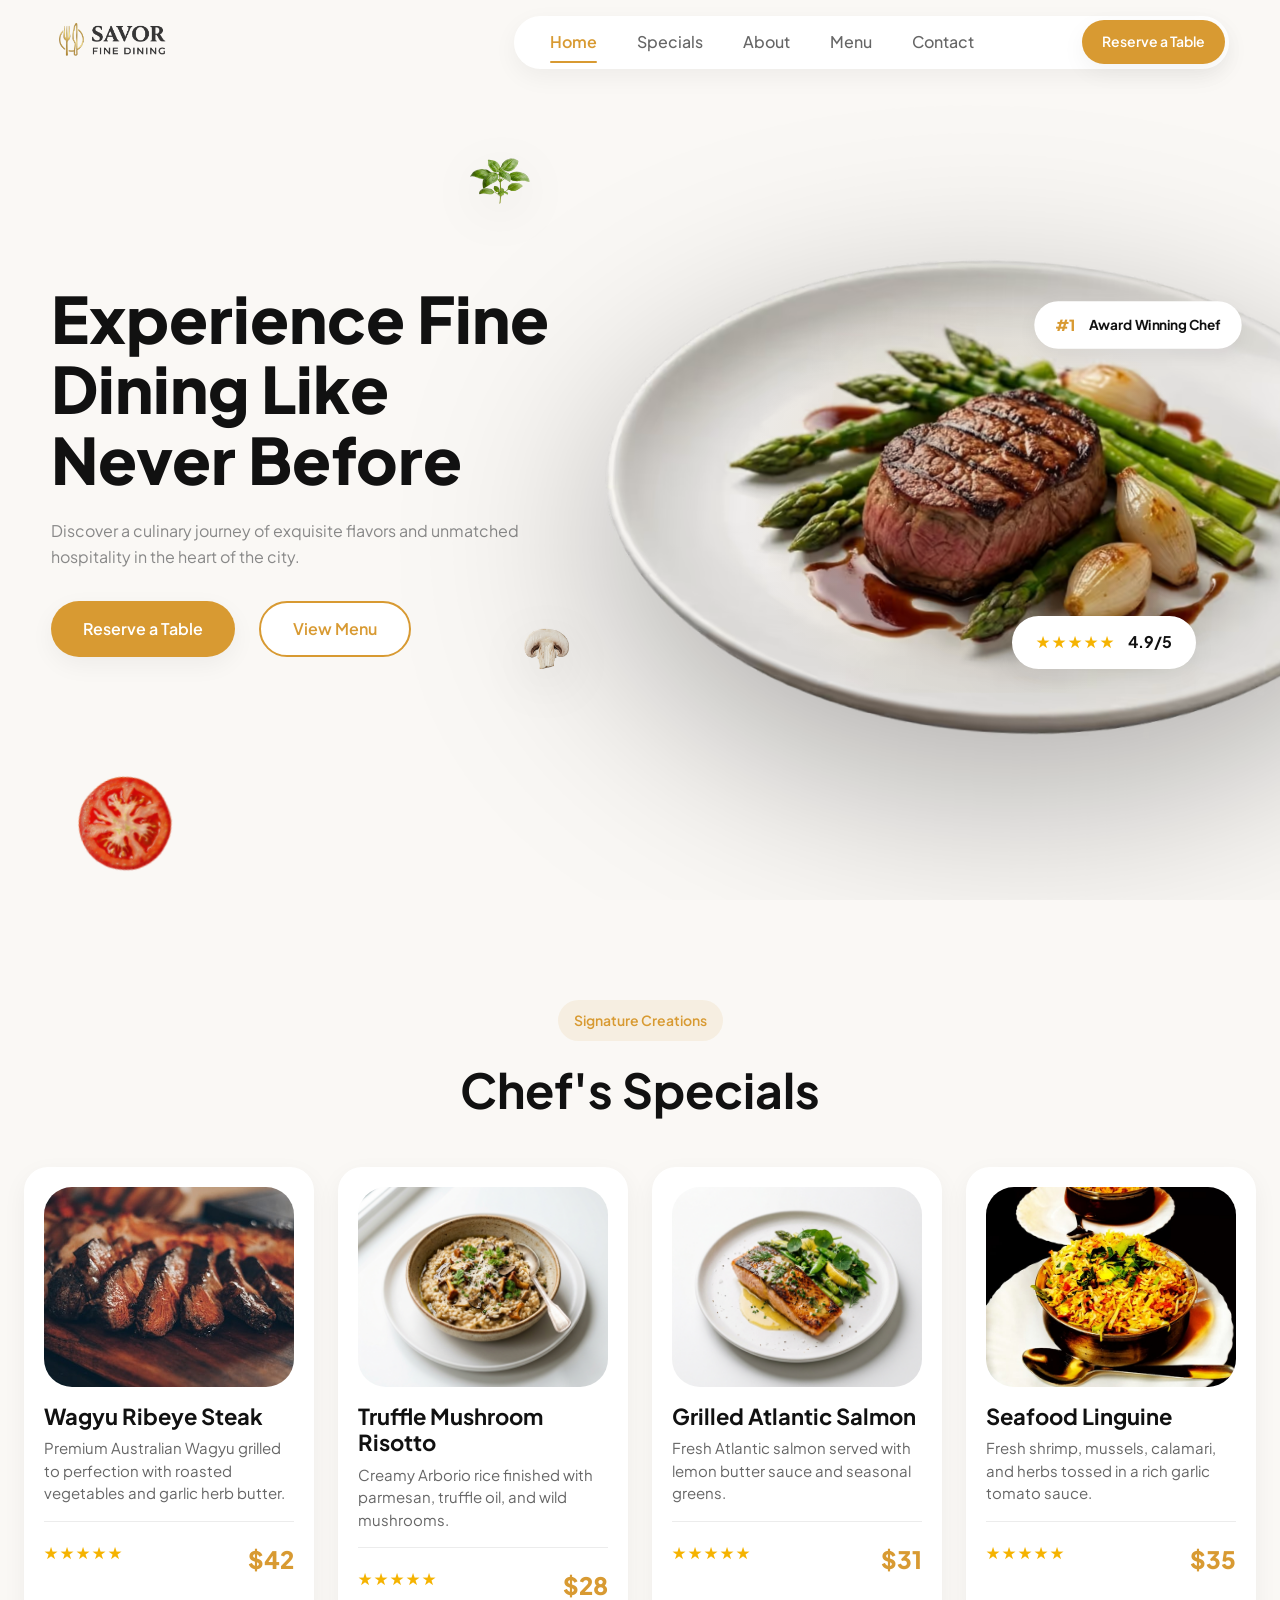
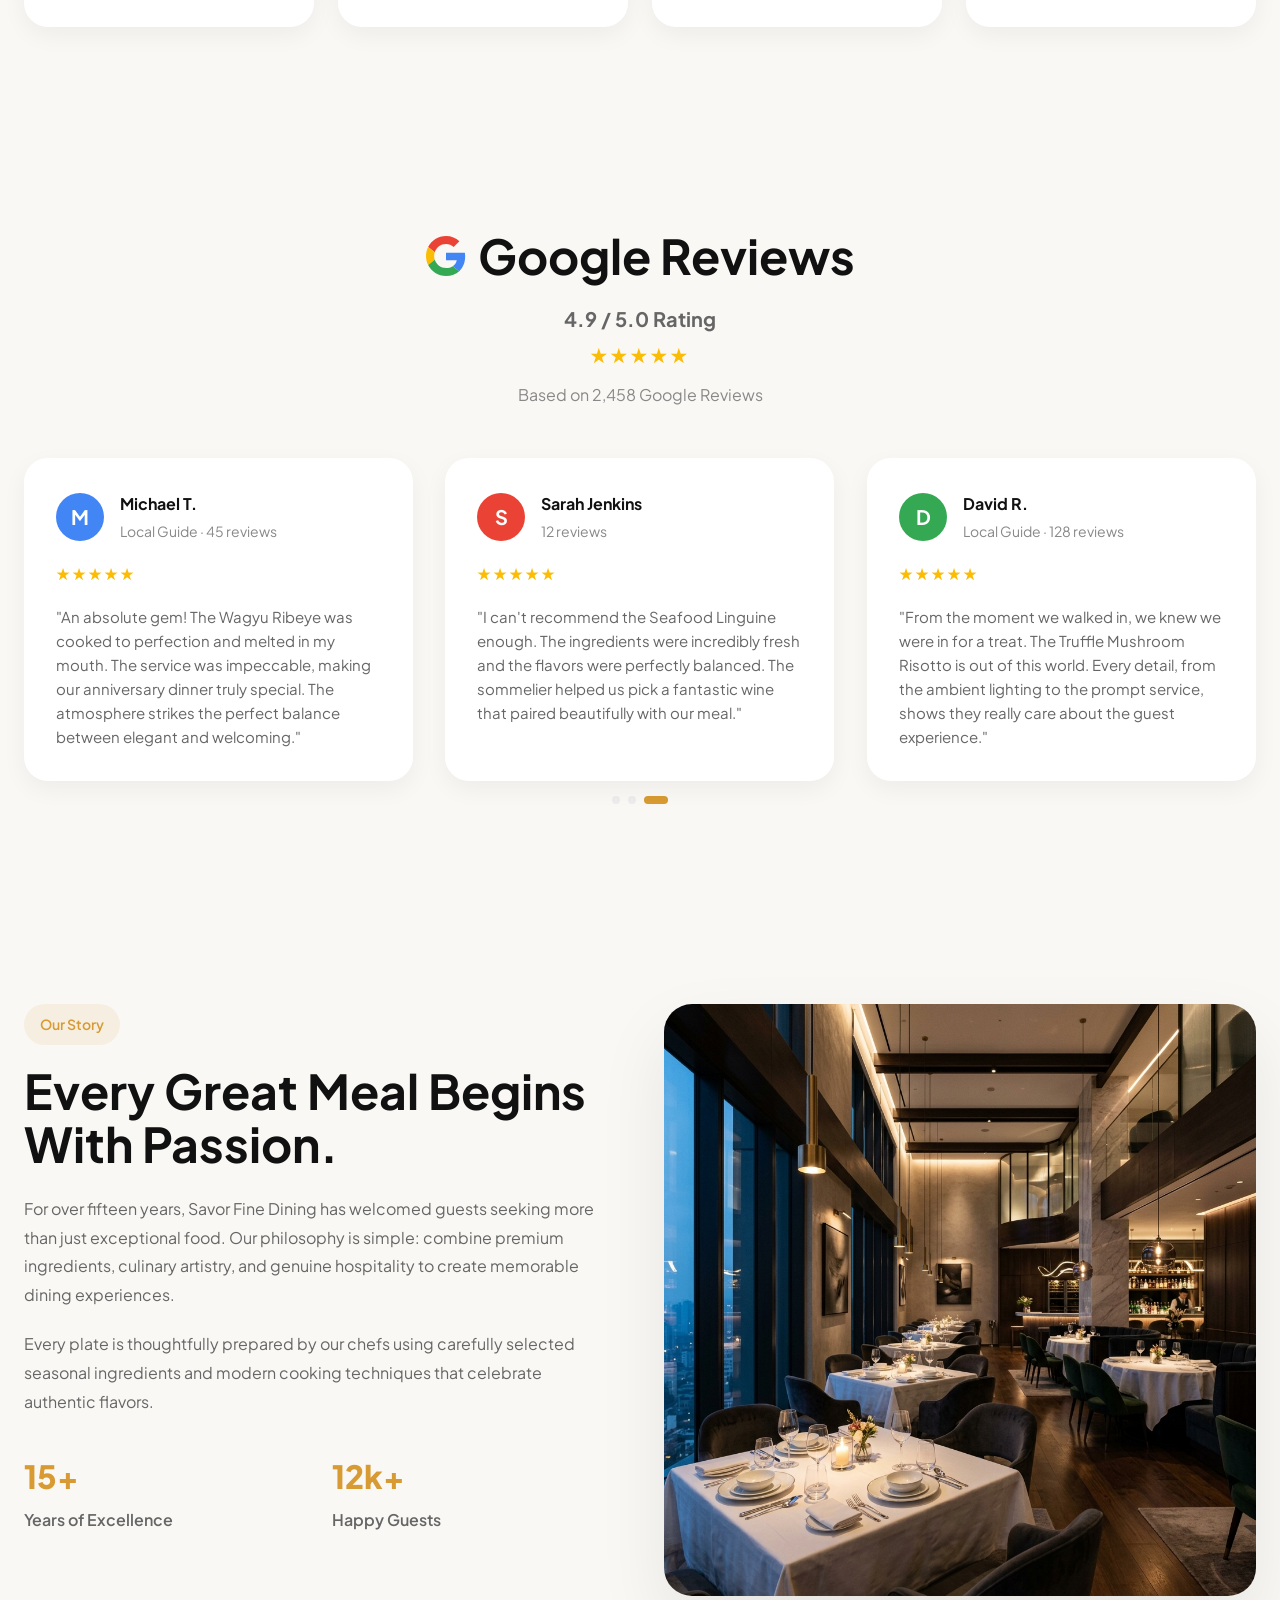
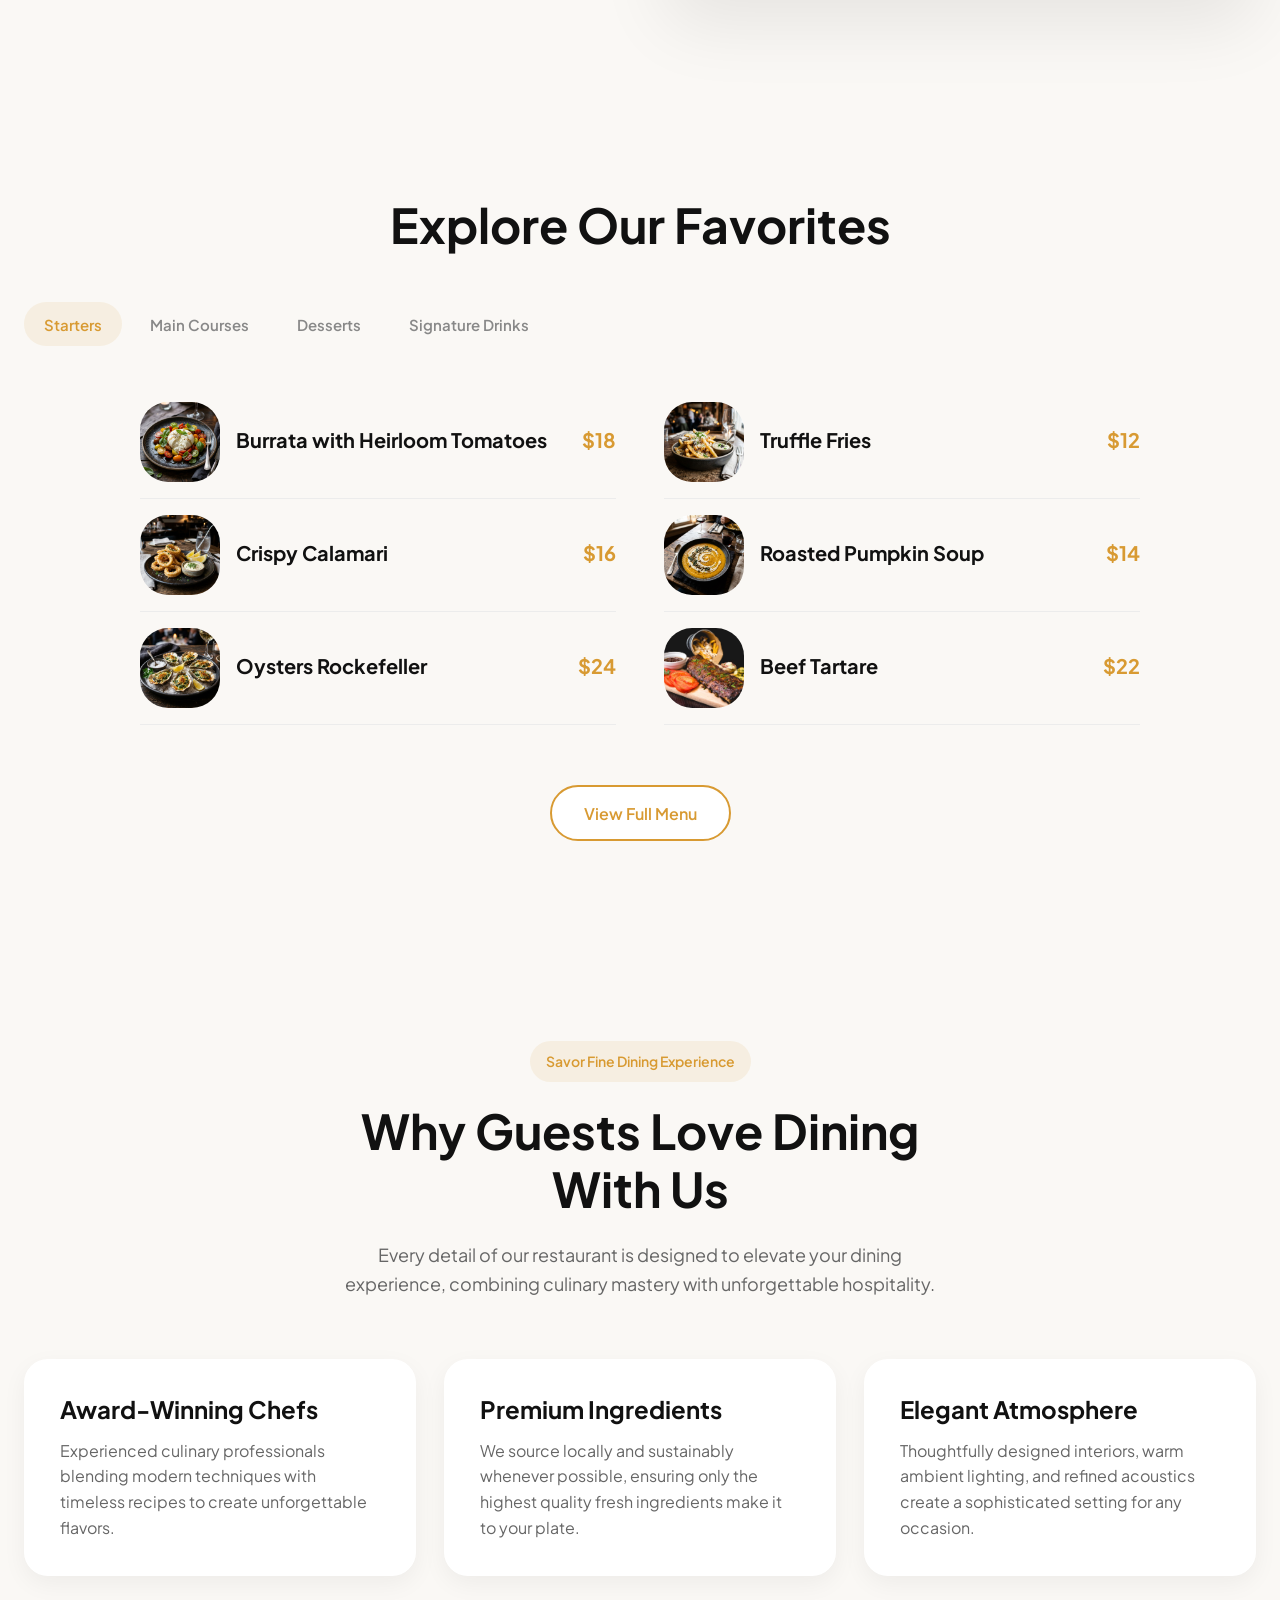
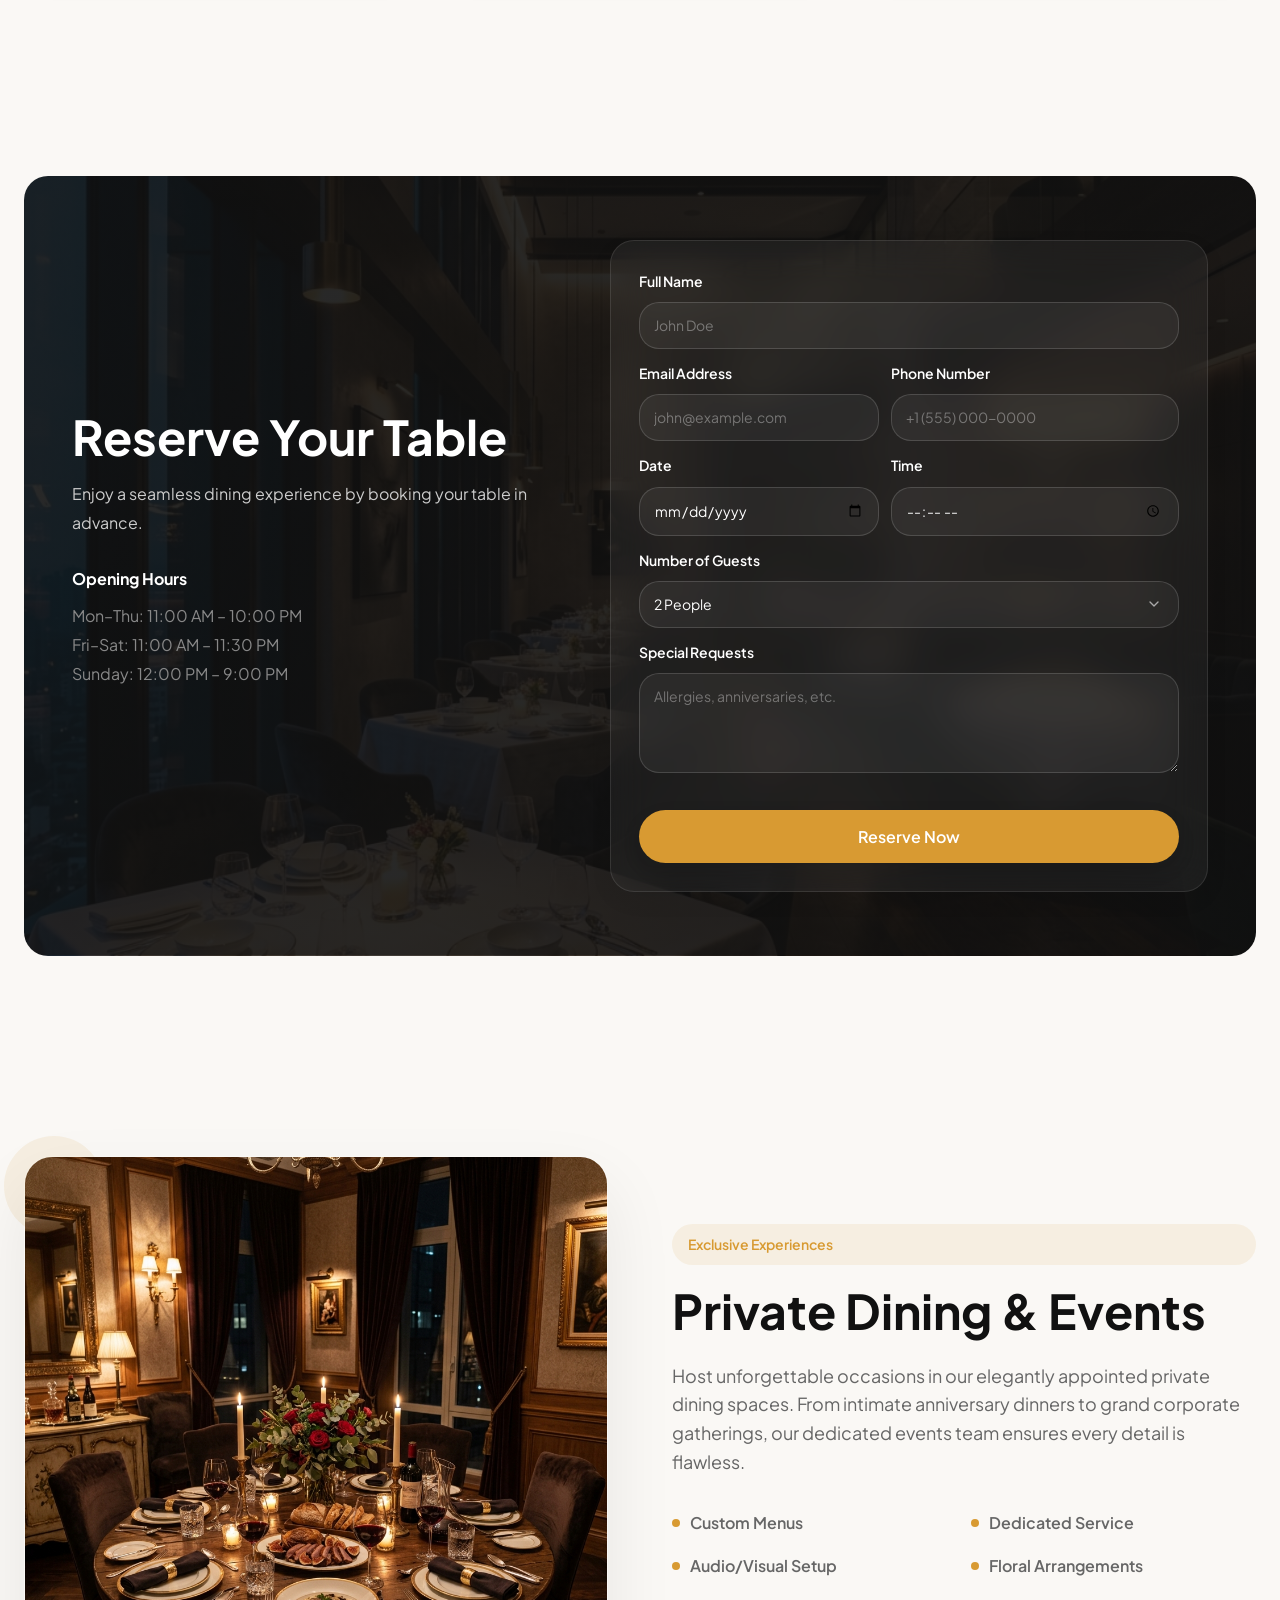
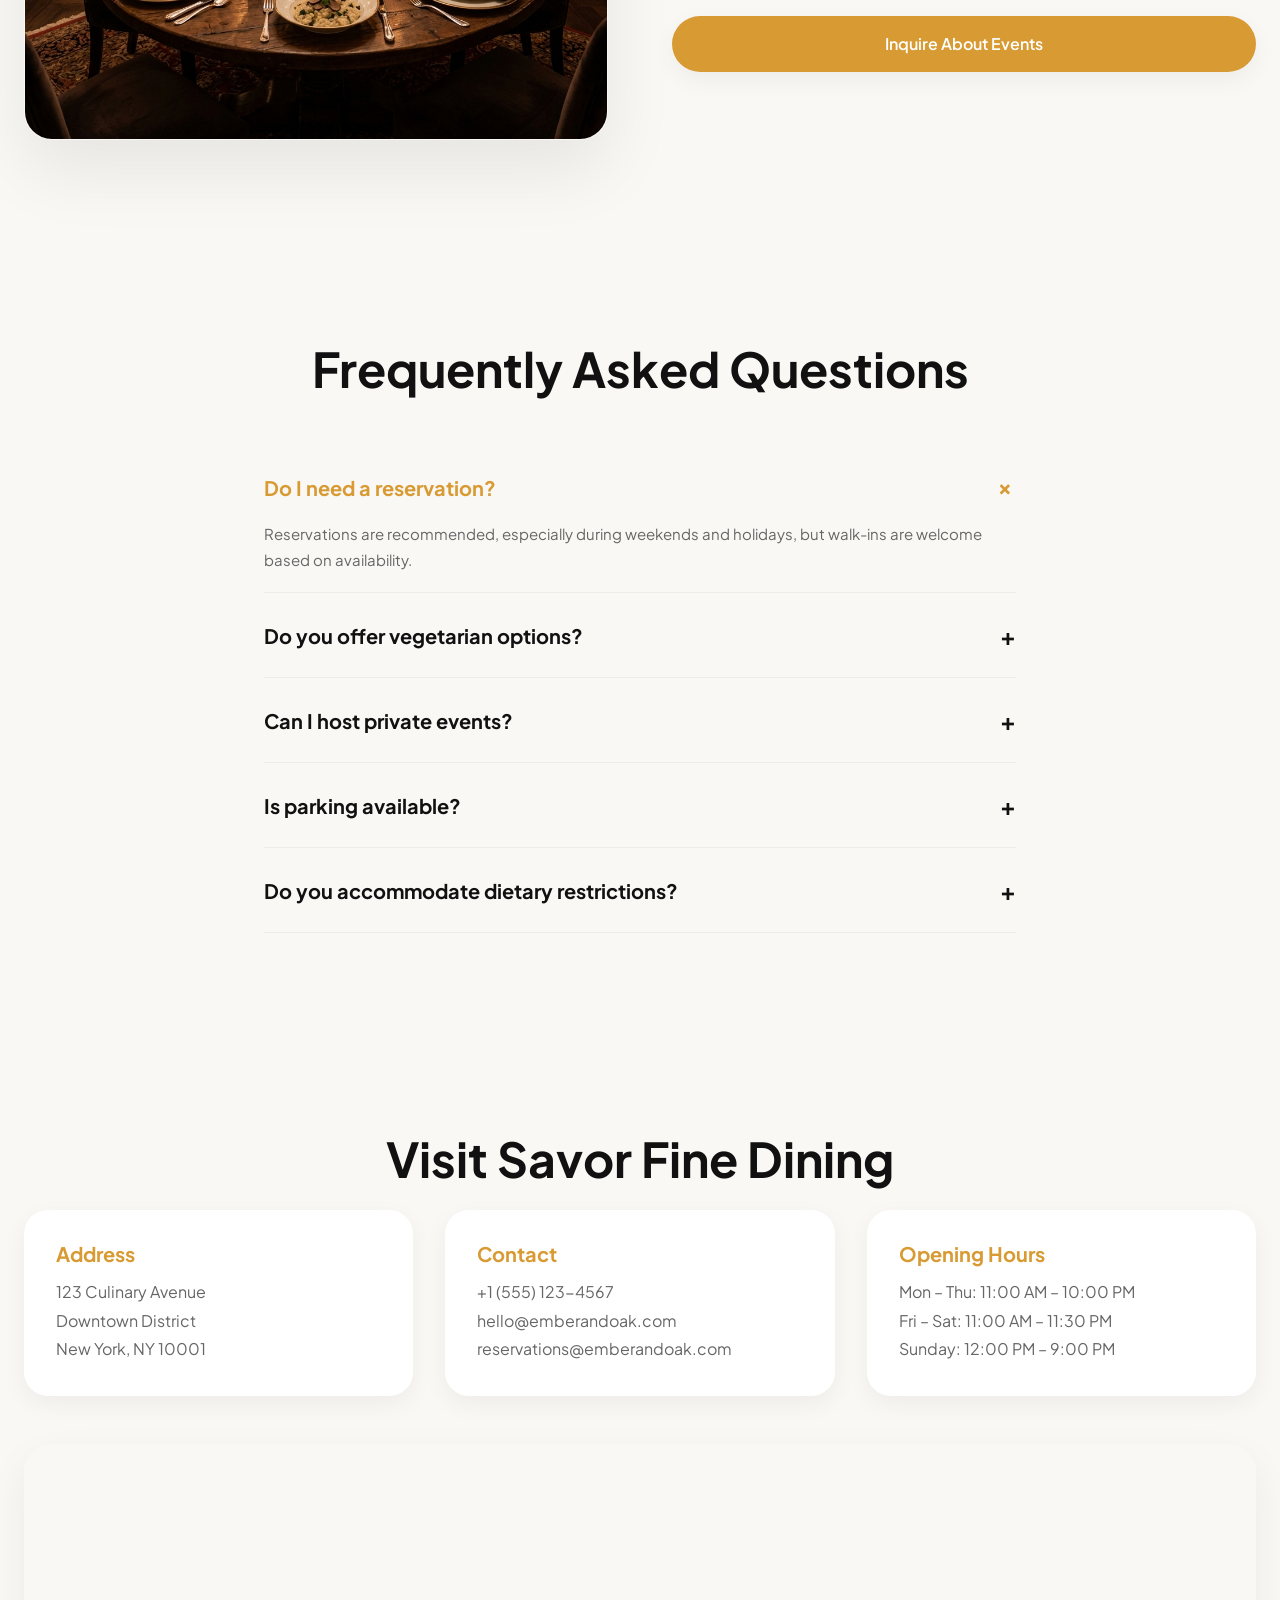
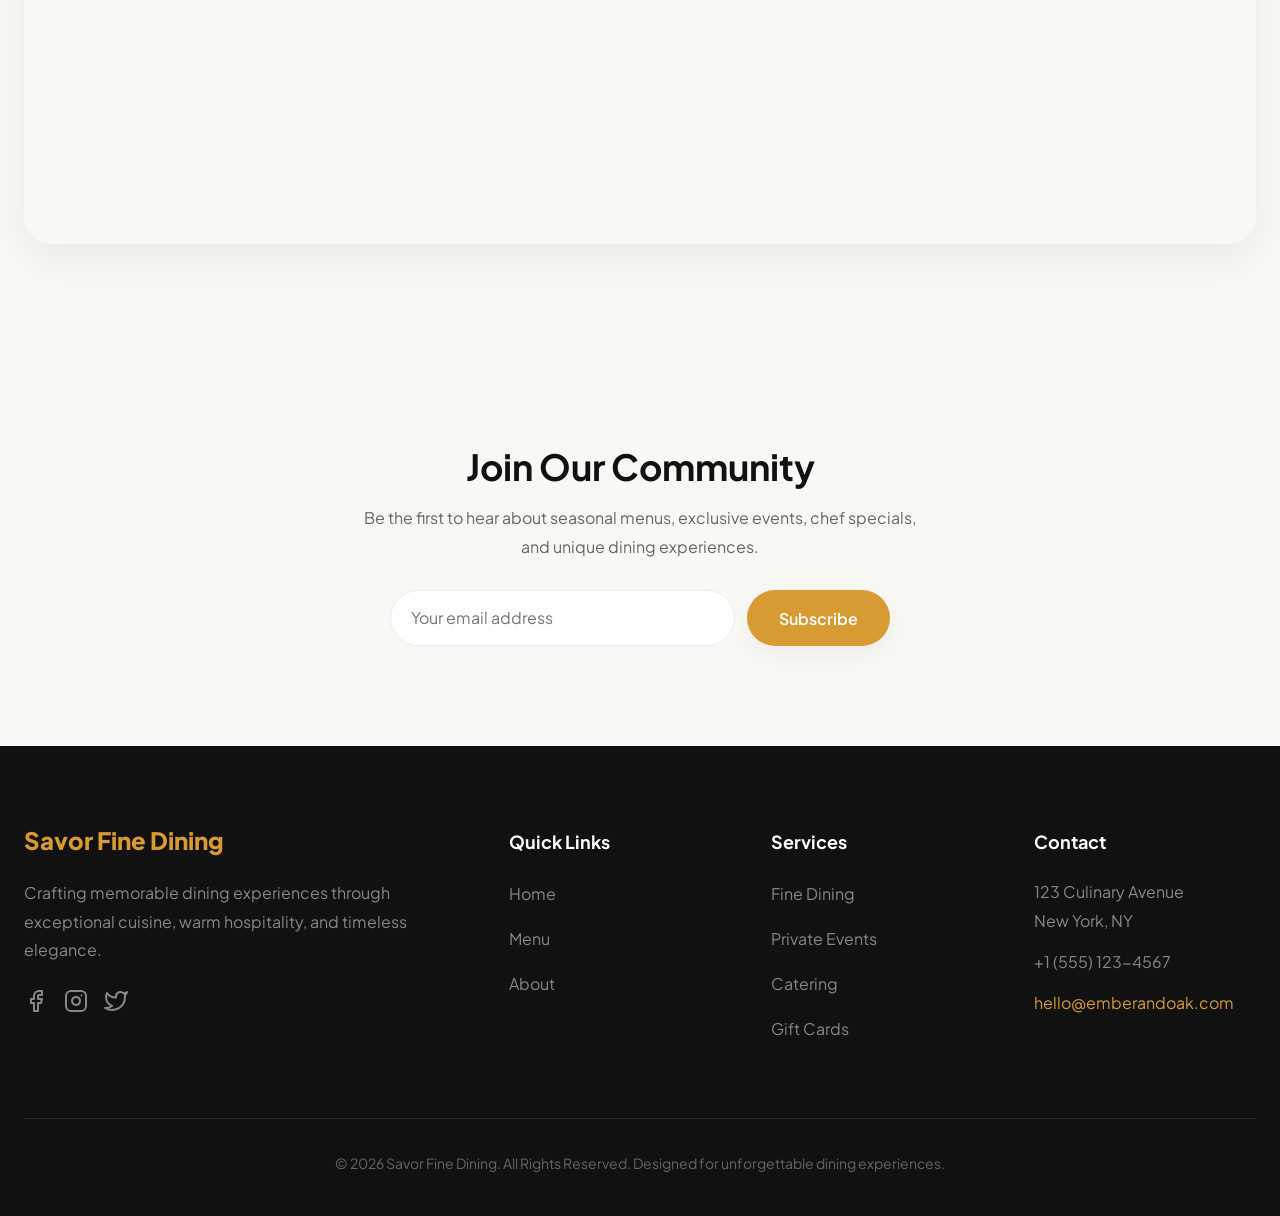
<file: index.html>
<!DOCTYPE html>
<html lang="en">
<head>
  <meta charset="UTF-8">
  <meta name="viewport" content="width=device-width, initial-scale=1.0">
  <title>Savor Fine Dining | Crafted with Passion. Served with Elegance.</title>
  <meta name="description" content="Experience fine dining crafted to perfection. From intimate dinners to special celebrations, we create moments worth savoring.">
  <link rel="icon" type="image/png" href="images/favicon.png">
  <link rel="preconnect" href="https://fonts.googleapis.com">
  <link rel="preconnect" href="https://fonts.gstatic.com" crossorigin>
  <link href="https://fonts.googleapis.com/css2?family=Plus+Jakarta+Sans:wght@400;500;600;700;800&display=swap" rel="stylesheet">
  
  <link rel="stylesheet" href="css/variables.css">
  <link rel="stylesheet" href="css/global.css">
  <link rel="stylesheet" href="css/components.css">
  <link rel="stylesheet" href="css/sections.css">
</head>
<body>
  <!-- Strict wrapper to prevent horizontal scrolling on mobile -->
  <div style="overflow-x: hidden; position: relative; width: 100%; max-width: 100vw;">

  <div class="hero-container">
    <!-- Header -->
    <header class="hero-header">
      <div class="logo">
        <img src="images/Logo.png?v=3" alt="Savor Fine Dining Logo" style="height: 44px;">
      </div>
      
      <div class="header-right-wrapper">
        <nav class="nav-pill" aria-label="Main Navigation">
          <a href="#home" class="nav-link active">Home</a>
          <a href="#specials" class="nav-link">Specials</a>
          <a href="#about" class="nav-link">About</a>
          <a href="#menu" class="nav-link">Menu</a>
          <a href="contact.html" class="nav-link">Contact</a>
        </nav>
  
        <div style="display: flex; gap: 12px; align-items: center;">
          <a href="#reservation" class="btn btn-primary d-none d-lg-inline" style="height: auto; padding: 8px 20px; font-size: 14px;">Reserve a Table</a>
          <button class="mobile-menu-btn" aria-label="Open navigation menu" aria-expanded="false" aria-controls="mobile-menu">
            <svg viewBox="0 0 24 24" width="22" height="22" stroke="currentColor" stroke-width="2.5" stroke-linecap="round" fill="none" aria-hidden="true">
              <line x1="3" y1="12" x2="21" y2="12"></line>
              <line x1="3" y1="6" x2="21" y2="6"></line>
              <line x1="3" y1="18" x2="21" y2="18"></line>
            </svg>
          </button>
        </div>
      </div>
    </header>

    <!-- Mobile Menu Overlay -->
    <div id="mobile-menu" class="mobile-menu-overlay" role="dialog" aria-modal="true" aria-label="Navigation menu">
      <button class="mobile-menu-close" aria-label="Close navigation menu">×</button>
      <a href="#home" class="nav-link">Home</a>
      <a href="#specials" class="nav-link">Specials</a>
      <a href="#about" class="nav-link">About</a>
      <a href="#menu" class="nav-link">Menu</a>
      <a href="contact.html" class="nav-link">Contact</a>
      <a href="#reservation" class="btn btn-primary" style="margin-top: 8px; width: 100%; max-width: 280px;">Reserve a Table</a>
    </div>

    <!-- Hero Content -->
    <div class="hero-wrapper">
      <section id="home" class="hero-main">

        <div class="hero-left">
          <!-- Desktop heading -->
          <h1 class="hero-heading d-none-mobile">
            Experience Fine<br>Dining Like<br>Never Before
          </h1>
          <!-- Mobile heading -->
          <h1 class="hero-heading d-none-desktop" style="letter-spacing: -0.02em;">Experience<br>Fine Dining<br>Like Never<br>Before</h1>

          <p class="hero-desc" style="margin-top: 16px; margin-bottom: 0;">Discover a culinary journey of exquisite flavors and unmatched hospitality in the heart of the city.</p>

          <div class="hero-buttons-wrapper">
            <a href="#reservation" class="btn btn-primary">Reserve a Table</a>
            <a href="#menu" class="btn btn-secondary">View Menu</a>
          </div>
        </div>
      
        <div class="hero-right">
          <div class="radial-glow"></div>
          <img src="images/new_plate.avif" alt="Premium Main Dish Plate" class="hero-plate">
          
          <div class="floating-rating-card top-right">
            <div style="font-weight: 800; font-size: 18px; color: var(--primary); margin-right: 4px;">#1</div>
            <div class="rating-score">Award Winning Chef</div>
          </div>
          
          <div class="floating-rating-card bottom-right">
            <div class="rating-stars-small">★★★★★</div>
            <div class="rating-score">4.9/5</div>
          </div>
        </div>
      
        <!-- Floating Ingredients -->
        <img src="images/tomato_slice.png?v=3" alt="" aria-hidden="true" class="floating-ing tomato-1">
        <img src="images/mushroom_piece.png?v=3" alt="" aria-hidden="true" class="floating-ing mushroom-1">
        <img src="images/herb_leaf.png?v=3" alt="" aria-hidden="true" class="floating-ing herb-1">
      </section>
    </div>
  </div>

  <main>

    <!-- Chef Specials -->
    <section id="specials" class="section bg-soft">
      <div class="container">
        <div class="text-center reveal">
          <div class="badge">Signature Creations</div>
        </div>
        <h2 class="section-title reveal">Chef's Specials</h2>
        
        <div class="grid-4">
          <div class="card reveal">
            <img src="images/filet_mignon.jpg" alt="Wagyu Ribeye Steak" class="special-card-img">
            <h3 class="card-title">Wagyu Ribeye Steak</h3>
            <p style="font-size: 16px;">Premium Australian Wagyu grilled to perfection with roasted vegetables and garlic herb butter.</p>
            <div class="special-card-footer">
              <div class="rating-stars" style="font-size: 16px;">★★★★★</div>
              <div style="font-size: 24px; font-weight: 800; color: var(--primary);">$42</div>
            </div>
          </div>

          <div class="card reveal" style="transition-delay: 100ms;">
            <img src="images/risotto_dish.png" alt="Truffle Mushroom Risotto" class="special-card-img">
            <h3 class="card-title">Truffle Mushroom Risotto</h3>
            <p style="font-size: 16px;">Creamy Arborio rice finished with parmesan, truffle oil, and wild mushrooms.</p>
            <div class="special-card-footer">
              <div class="rating-stars" style="font-size: 16px;">★★★★★</div>
              <div style="font-size: 24px; font-weight: 800; color: var(--primary);">$28</div>
            </div>
          </div>

          <div class="card reveal" style="transition-delay: 200ms;">
            <img src="images/salmon_dish.png" alt="Grilled Atlantic Salmon" class="special-card-img">
            <h3 class="card-title">Grilled Atlantic Salmon</h3>
            <p style="font-size: 16px;">Fresh Atlantic salmon served with lemon butter sauce and seasonal greens.</p>
            <div class="special-card-footer">
              <div class="rating-stars" style="font-size: 16px;">★★★★★</div>
              <div style="font-size: 24px; font-weight: 800; color: var(--primary);">$31</div>
            </div>
          </div>

          <div class="card reveal" style="transition-delay: 300ms;">
            <img src="images/seafood_linguine.jpg" alt="Seafood Linguine" class="special-card-img">
            <h3 class="card-title">Seafood Linguine</h3>
            <p style="font-size: 16px;">Fresh shrimp, mussels, calamari, and herbs tossed in a rich garlic tomato sauce.</p>
            <div class="special-card-footer">
              <div class="rating-stars" style="font-size: 16px;">★★★★★</div>
              <div style="font-size: 24px; font-weight: 800; color: var(--primary);">$35</div>
            </div>
          </div>
        </div>
      </div>
    </section>

    <!-- Google Reviews -->
    <section id="reviews" class="section">
      <div class="container">
        <div class="text-center reveal" style="margin-bottom: 48px;">
          <div style="display: flex; justify-content: center; align-items: center; gap: 12px; margin-bottom: 16px;">
            <svg viewBox="0 0 48 48" width="40" height="40">
              <path fill="#EA4335" d="M24 9.5c3.54 0 6.71 1.22 9.21 3.6l6.85-6.85C35.9 2.38 30.47 0 24 0 14.62 0 6.51 5.38 2.56 13.22l7.98 6.19C12.43 13.72 17.74 9.5 24 9.5z"></path>
              <path fill="#4285F4" d="M46.98 24.55c0-1.57-.15-3.09-.38-4.55H24v9.02h12.94c-.58 2.96-2.26 5.48-4.78 7.18l7.73 6c4.51-4.18 7.09-10.36 7.09-17.65z"></path>
              <path fill="#FBBC05" d="M10.53 28.59c-.48-1.45-.76-2.99-.76-4.59s.27-3.14.76-4.59l-7.98-6.19C.92 16.46 0 20.12 0 24c0 3.88.92 7.54 2.56 10.78l7.97-6.19z"></path>
              <path fill="#34A853" d="M24 48c6.48 0 11.93-2.13 15.89-5.81l-7.73-6c-2.15 1.45-4.92 2.3-8.16 2.3-6.26 0-11.57-4.22-13.47-9.91l-7.98 6.19C6.51 42.62 14.62 48 24 48z"></path>
            </svg>
            <h2 class="section-title" style="margin: 0;">Google Reviews</h2>
          </div>
          <div style="font-size: 20px; font-weight: 700;">4.9 / 5.0 Rating</div>
          <div class="rating-stars" style="margin-bottom: 8px; color: #FBBC05;">★★★★★</div>
          <div style="font-size: 16px; color: var(--text-muted);">Based on 2,458 Google Reviews</div>
        </div>
        <div class="grid-3 mobile-carousel">
          <div class="card reveal" style="padding: 32px; display: flex; flex-direction: column; gap: 16px;">
            <div style="display: flex; align-items: center; gap: 16px;">
              <div style="width: 48px; height: 48px; border-radius: 50%; background: #4285F4; color: white; display: flex; align-items: center; justify-content: center; font-size: 20px; font-weight: 700;">M</div>
              <div>
                <div style="font-weight: 700; color: var(--text-heading);">Michael T.</div>
                <div style="font-size: 14px; color: var(--text-muted);">Local Guide · 45 reviews</div>
              </div>
            </div>
            <div class="rating-stars" style="font-size: 16px; margin: 0; color: #FBBC05;">★★★★★</div>
            <p style="font-size: 15px; line-height: 1.6; margin: 0; flex: 1;">"An absolute gem! The Wagyu Ribeye was cooked to perfection and melted in my mouth. The service was impeccable, making our anniversary dinner truly special. The atmosphere strikes the perfect balance between elegant and welcoming."</p>
          </div>
          <div class="card reveal" style="padding: 32px; display: flex; flex-direction: column; gap: 16px; transition-delay: 100ms;">
            <div style="display: flex; align-items: center; gap: 16px;">
              <div style="width: 48px; height: 48px; border-radius: 50%; background: #EA4335; color: white; display: flex; align-items: center; justify-content: center; font-size: 20px; font-weight: 700;">S</div>
              <div>
                <div style="font-weight: 700; color: var(--text-heading);">Sarah Jenkins</div>
                <div style="font-size: 14px; color: var(--text-muted);">12 reviews</div>
              </div>
            </div>
            <div class="rating-stars" style="font-size: 16px; margin: 0; color: #FBBC05;">★★★★★</div>
            <p style="font-size: 15px; line-height: 1.6; margin: 0; flex: 1;">"I can't recommend the Seafood Linguine enough. The ingredients were incredibly fresh and the flavors were perfectly balanced. The sommelier helped us pick a fantastic wine that paired beautifully with our meal."</p>
          </div>
          <div class="card reveal" style="padding: 32px; display: flex; flex-direction: column; gap: 16px; transition-delay: 200ms;">
            <div style="display: flex; align-items: center; gap: 16px;">
              <div style="width: 48px; height: 48px; border-radius: 50%; background: #34A853; color: white; display: flex; align-items: center; justify-content: center; font-size: 20px; font-weight: 700;">D</div>
              <div>
                <div style="font-weight: 700; color: var(--text-heading);">David R.</div>
                <div style="font-size: 14px; color: var(--text-muted);">Local Guide · 128 reviews</div>
              </div>
            </div>
            <div class="rating-stars" style="font-size: 16px; margin: 0; color: #FBBC05;">★★★★★</div>
            <p style="font-size: 15px; line-height: 1.6; margin: 0; flex: 1;">"From the moment we walked in, we knew we were in for a treat. The Truffle Mushroom Risotto is out of this world. Every detail, from the ambient lighting to the prompt service, shows they really care about the guest experience."</p>
          </div>
        </div>
        <div class="carousel-dots d-none-desktop"></div>
      </div>
    </section>

    <!-- About Section -->
    <section id="about" class="section">
      <div class="container grid-2">
        <div class="reveal">
          <div class="badge">Our Story</div>
          <h2 style="font-size: clamp(26px, 5vw, 48px); font-weight: 700; margin-bottom: 24px; line-height: 1.1;">Every Great Meal Begins With Passion.</h2>
          <p style="margin-bottom: 20px; max-width: 100%;">For over fifteen years, Savor Fine Dining has welcomed guests seeking more than just exceptional food. Our philosophy is simple: combine premium ingredients, culinary artistry, and genuine hospitality to create memorable dining experiences.</p>
          <p style="margin-bottom: 32px; max-width: 100%;">Every plate is thoughtfully prepared by our chefs using carefully selected seasonal ingredients and modern cooking techniques that celebrate authentic flavors.</p>
          
          <div style="display: grid; grid-template-columns: 1fr 1fr; gap: 24px;">
            <div>
              <div style="font-size: 32px; font-weight: 800; color: var(--primary);">15+</div>
              <div style="font-weight: 600;">Years of Excellence</div>
            </div>
            <div>
              <div style="font-size: 32px; font-weight: 800; color: var(--primary);">12k+</div>
              <div style="font-weight: 600;">Happy Guests</div>
            </div>
          </div>
        </div>
        <div class="reveal" style="transition-delay: 200ms; position: relative; height: 100%;">
          <img src="images/restaurant_interior.png" alt="Savor Fine Dining Interior" style="border-radius: var(--radius-img); box-shadow: var(--shadow-lg); width: 100%; height: 100%; object-fit: cover;">
        </div>
      </div>
    </section>

    <!-- Menu Section -->
    <section id="menu" class="section bg-soft">
      <div class="container">
        <div class="text-center reveal">
          <h2 class="section-title">Explore Our Favorites</h2>
        </div>
        
        <div class="menu-tabs reveal">
          <button class="menu-tab active" data-target="menu-starters">Starters</button>
          <button class="menu-tab" data-target="menu-mains">Main Courses</button>
          <button class="menu-tab" data-target="menu-desserts">Desserts</button>
          <button class="menu-tab" data-target="menu-drinks">Signature Drinks</button>
        </div>

        <div class="menu-content-container reveal" style="max-width: 1000px; margin: 0 auto;">
          <!-- Starters -->
          <div id="menu-starters" class="menu-pane active">
            <div class="grid-2">
              <div>
                <div class="menu-item">
                  <img src="images/burrata.png" class="menu-item-img" alt="Burrata">
                  <div class="menu-item-content">
                    <div class="menu-item-header">
                      <span class="menu-item-name">Burrata with Heirloom Tomatoes</span>
                      <span class="menu-item-price">$18</span>
                    </div>
                  </div>
                </div>
                <div class="menu-item">
                  <img src="images/calamari.png" class="menu-item-img" alt="Crispy Calamari">
                  <div class="menu-item-content">
                    <div class="menu-item-header">
                      <span class="menu-item-name">Crispy Calamari</span>
                      <span class="menu-item-price">$16</span>
                    </div>
                  </div>
                </div>
                <div class="menu-item">
                  <img src="images/oysters.png" class="menu-item-img" alt="Oysters">
                  <div class="menu-item-content">
                    <div class="menu-item-header">
                      <span class="menu-item-name">Oysters Rockefeller</span>
                      <span class="menu-item-price">$24</span>
                    </div>
                  </div>
                </div>
              </div>
              <div>
                <div class="menu-item">
                  <img src="images/truffle_fries.png" class="menu-item-img" alt="Truffle Fries">
                  <div class="menu-item-content">
                    <div class="menu-item-header">
                      <span class="menu-item-name">Truffle Fries</span>
                      <span class="menu-item-price">$12</span>
                    </div>
                  </div>
                </div>
                <div class="menu-item">
                  <img src="images/pumpkin_soup.png" class="menu-item-img" alt="Pumpkin Soup">
                  <div class="menu-item-content">
                    <div class="menu-item-header">
                      <span class="menu-item-name">Roasted Pumpkin Soup</span>
                      <span class="menu-item-price">$14</span>
                    </div>
                  </div>
                </div>
                <div class="menu-item">
                  <img src="images/beef_tartare.jpg" class="menu-item-img" alt="Beef Tartare">
                  <div class="menu-item-content">
                    <div class="menu-item-header">
                      <span class="menu-item-name">Beef Tartare</span>
                      <span class="menu-item-price">$22</span>
                    </div>
                  </div>
                </div>
              </div>
            </div>
          </div>
          
          <!-- Mains -->
          <div id="menu-mains" class="menu-pane" style="display: none;">
            <div class="grid-2">
              <div>
                <div class="menu-item">
                  <img src="images/filet_mignon.jpg" class="menu-item-img" alt="Wagyu Steak">
                  <div class="menu-item-content">
                    <div class="menu-item-header">
                      <span class="menu-item-name">Wagyu Ribeye Steak</span>
                      <span class="menu-item-price">$42</span>
                    </div>
                  </div>
                </div>
                <div class="menu-item">
                  <img src="images/roasted_chicken.jpg" class="menu-item-img" alt="Chicken">
                  <div class="menu-item-content">
                    <div class="menu-item-header">
                      <span class="menu-item-name">Herb Roasted Chicken</span>
                      <span class="menu-item-price">$26</span>
                    </div>
                  </div>
                </div>
                <div class="menu-item">
                  <img src="images/salmon_dish.png" class="menu-item-img" alt="Salmon">
                  <div class="menu-item-content">
                    <div class="menu-item-header">
                      <span class="menu-item-name">Atlantic Salmon</span>
                      <span class="menu-item-price">$31</span>
                    </div>
                  </div>
                </div>
                <div class="menu-item">
                  <img src="images/lamb_chops.jpg" class="menu-item-img" alt="Lamb">
                  <div class="menu-item-content">
                    <div class="menu-item-header">
                      <span class="menu-item-name">Lamb Chops</span>
                      <span class="menu-item-price">$38</span>
                    </div>
                  </div>
                </div>
              </div>
              <div>
                <div class="menu-item">
                  <img src="images/seafood_linguine.jpg" class="menu-item-img" alt="Seafood">
                  <div class="menu-item-content">
                    <div class="menu-item-header">
                      <span class="menu-item-name">Seafood Linguine</span>
                      <span class="menu-item-price">$35</span>
                    </div>
                  </div>
                </div>
                <div class="menu-item">
                  <img src="images/risotto_dish.png" class="menu-item-img" alt="Risotto">
                  <div class="menu-item-content">
                    <div class="menu-item-header">
                      <span class="menu-item-name">Wild Mushroom Risotto</span>
                      <span class="menu-item-price">$28</span>
                    </div>
                  </div>
                </div>
                <div class="menu-item">
                  <img src="images/duck_breast.jpg" class="menu-item-img" alt="Duck">
                  <div class="menu-item-content">
                    <div class="menu-item-header">
                      <span class="menu-item-name">Duck Breast</span>
                      <span class="menu-item-price">$34</span>
                    </div>
                  </div>
                </div>
                <div class="menu-item">
                  <img src="images/vegan_moussaka.jpg" class="menu-item-img" alt="Moussaka">
                  <div class="menu-item-content">
                    <div class="menu-item-header">
                      <span class="menu-item-name">Vegan Moussaka</span>
                      <span class="menu-item-price">$24</span>
                    </div>
                  </div>
                </div>
              </div>
            </div>
          </div>
          
          <!-- Desserts -->
          <div id="menu-desserts" class="menu-pane" style="display: none;">
            <div class="grid-2">
              <div>
                <div class="menu-item">
                  <img src="images/dessert_dish.png" class="menu-item-img" alt="Lava Cake">
                  <div class="menu-item-content">
                    <div class="menu-item-header">
                      <span class="menu-item-name">Chocolate Lava Cake</span>
                      <span class="menu-item-price">$18</span>
                    </div>
                  </div>
                </div>
                <div class="menu-item">
                  <img src="images/tiramisu.jpg" class="menu-item-img" alt="Tiramisu">
                  <div class="menu-item-content">
                    <div class="menu-item-header">
                      <span class="menu-item-name">Classic Tiramisu</span>
                      <span class="menu-item-price">$14</span>
                    </div>
                  </div>
                </div>
              </div>
              <div>
                <div class="menu-item">
                  <img src="images/cheesecake.jpg" class="menu-item-img" alt="Cheesecake">
                  <div class="menu-item-content">
                    <div class="menu-item-header">
                      <span class="menu-item-name">Vanilla Bean Cheesecake</span>
                      <span class="menu-item-price">$15</span>
                    </div>
                  </div>
                </div>
                <div class="menu-item">
                  <img src="images/lemon_tart.jpg" class="menu-item-img" alt="Lemon Tart">
                  <div class="menu-item-content">
                    <div class="menu-item-header">
                      <span class="menu-item-name">Lemon Tart</span>
                      <span class="menu-item-price">$12</span>
                    </div>
                  </div>
                </div>
              </div>
            </div>
          </div>

          <!-- Drinks -->
          <div id="menu-drinks" class="menu-pane" style="display: none;">
            <div class="grid-2">
              <div>
                <div class="menu-item">
                  <img src="images/old_fashioned.jpg" class="menu-item-img" alt="Old Fashioned" style="object-position: center; border-radius: 50%;">
                  <div class="menu-item-content">
                    <div class="menu-item-header">
                      <span class="menu-item-name">Classic Old Fashioned</span>
                      <span class="menu-item-price">$16</span>
                    </div>
                  </div>
                </div>
                <div class="menu-item">
                  <img src="images/mojito.jpg" class="menu-item-img" alt="Mojito" style="object-position: center; border-radius: 50%;">
                  <div class="menu-item-content">
                    <div class="menu-item-header">
                      <span class="menu-item-name">Passionfruit Mojito</span>
                      <span class="menu-item-price">$14</span>
                    </div>
                  </div>
                </div>
              </div>
              <div>
                <div class="menu-item">
                  <img src="images/red_wine.jpg" class="menu-item-img" alt="Red Wine" style="object-position: center; border-radius: 50%;">
                  <div class="menu-item-content">
                    <div class="menu-item-header">
                      <span class="menu-item-name">House Red Wine</span>
                      <span class="menu-item-price">$12</span>
                    </div>
                  </div>
                </div>
                <div class="menu-item">
                  <img src="images/sparkling_rose.jpg" class="menu-item-img" alt="Rose" style="object-position: center; border-radius: 50%;">
                  <div class="menu-item-content">
                    <div class="menu-item-header">
                      <span class="menu-item-name">Sparkling Rosé</span>
                      <span class="menu-item-price">$15</span>
                    </div>
                  </div>
                </div>
              </div>
            </div>
          </div>
        </div>

        <div class="flex-center" style="margin-top: 60px;">
            <button id="open-full-menu" class="btn btn-secondary reveal">View Full Menu</button>
        </div>
      </div>
    </section>

    <!-- Why Guests Love Us -->
    <section class="section">
      <div class="container">
        <div class="text-center reveal" style="max-width: 600px; margin: 0 auto 60px;">
          <div class="badge">Savor Fine Dining Experience</div>
          <h2 class="section-title" style="margin-bottom: 24px;">Why Guests Love Dining With Us</h2>
          <p style="font-size: 18px; color: var(--text-body); line-height: 1.6;">Every detail of our restaurant is designed to elevate your dining experience, combining culinary mastery with unforgettable hospitality.</p>
        </div>
        <div class="features-grid" style="display: grid; grid-template-columns: repeat(auto-fit, minmax(280px, 1fr)); gap: 28px;">
          <div class="card reveal" style="padding: 36px;">
            <h3 class="card-title" style="margin-bottom: 14px;">Award-Winning Chefs</h3>
            <p style="font-size: 16px; line-height: 1.6; max-width: 100%;">Experienced culinary professionals blending modern techniques with timeless recipes to create unforgettable flavors.</p>
          </div>
          <div class="card reveal" style="transition-delay: 100ms; padding: 36px;">
            <h3 class="card-title" style="margin-bottom: 14px;">Premium Ingredients</h3>
            <p style="font-size: 16px; line-height: 1.6; max-width: 100%;">We source locally and sustainably whenever possible, ensuring only the highest quality fresh ingredients make it to your plate.</p>
          </div>
          <div class="card reveal" style="transition-delay: 200ms; padding: 36px;">
            <h3 class="card-title" style="margin-bottom: 14px;">Elegant Atmosphere</h3>
            <p style="font-size: 16px; line-height: 1.6; max-width: 100%;">Thoughtfully designed interiors, warm ambient lighting, and refined acoustics create a sophisticated setting for any occasion.</p>
          </div>
        </div>
      </div>
    </section>

    <!-- Reservation -->
    <section id="reservation" class="section">
      <div class="container">
        <div class="reservation-container bg-dark reveal">
          <div class="grid-2">
            <div>
              <h2 style="font-size: clamp(26px, 5vw, 48px); margin-bottom: 16px; line-height: 1.1;">Reserve Your Table</h2>
              <p style="margin-bottom: 28px; color: #ccc; max-width: 100%;">Enjoy a seamless dining experience by booking your table in advance.</p>
              
              <div style="margin-bottom: 32px;">
                <div style="font-weight: 700; color: var(--text-white); margin-bottom: 8px;">Opening Hours</div>
                <div>Mon–Thu: 11:00 AM – 10:00 PM</div>
                <div>Fri–Sat: 11:00 AM – 11:30 PM</div>
                <div>Sunday: 12:00 PM – 9:00 PM</div>
              </div>
            </div>
            
            <div class="card" style="background: rgba(255,255,255,0.05); backdrop-filter: blur(20px); border: 1px solid rgba(255,255,255,0.1); color: var(--text-white);">
              <form>
                <div class="form-group">
                  <label class="form-label" for="name">Full Name</label>
                  <input type="text" id="name" class="form-control" placeholder="John Doe" required>
                </div>
                <div class="grid-2 form-row" style="gap: 20px;">
                  <div class="form-group">
                    <label class="form-label" for="email">Email Address</label>
                    <input type="email" id="email" class="form-control" placeholder="john@example.com" required autocomplete="email">
                  </div>
                  <div class="form-group">
                    <label class="form-label" for="phone">Phone Number</label>
                    <input type="tel" id="phone" class="form-control" placeholder="+1 (555) 000-0000" required autocomplete="tel">
                  </div>
                </div>
                <div class="grid-2 form-row" style="gap: 20px;">
                  <div class="form-group">
                    <label class="form-label" for="date">Date</label>
                    <input type="date" id="date" class="form-control" required>
                  </div>
                  <div class="form-group">
                    <label class="form-label" for="time">Time</label>
                    <input type="time" id="time" class="form-control" required>
                  </div>
                </div>
                <div class="form-group">
                  <label class="form-label" for="guests">Number of Guests</label>
                  <select id="guests" class="form-control">
                    <option>2 People</option>
                    <option>3 People</option>
                    <option>4 People</option>
                    <option>5+ People</option>
                  </select>
                </div>
                <div class="form-group">
                  <label class="form-label" for="special-requests">Special Requests</label>
                  <textarea id="special-requests" class="form-control" placeholder="Allergies, anniversaries, etc." rows="2"></textarea>
                </div>
                <button type="submit" class="btn btn-primary btn-full" style="margin-top: 16px;">Reserve Now</button>
              </form>
            </div>
          </div>
        </div>
      </div>
    </section>

    <!-- Private Dining & Events -->
    <section class="section bg-soft">
      <div class="container">
        <div class="grid-2" style="gap: 64px; align-items: stretch;">
          <div class="reveal d-none-mobile" style="position: relative; display: flex;">
            <div style="position: absolute; top: -20px; left: -20px; width: 100px; height: 100px; background: var(--primary); border-radius: 50%; opacity: 0.1; z-index: 0;"></div>
            <img src="images/private_dining.png" alt="Private Dining Room" style="border-radius: var(--radius-img); box-shadow: var(--shadow-lg); width: 100%; object-fit: cover; position: relative; z-index: 1; border: 1px solid rgba(255,255,255,0.05); flex: 1;">
          </div>
          <div class="reveal private-dining-content" style="transition-delay: 200ms;">
            <div class="badge badge-align">Exclusive Experiences</div>
            <h2 class="private-dining-heading">Private Dining & Events</h2>
            <p class="private-dining-p">Host unforgettable occasions in our elegantly appointed private dining spaces. From intimate anniversary dinners to grand corporate gatherings, our dedicated events team ensures every detail is flawless.</p>
            
            <div class="private-dining-features" style="display: grid; grid-template-columns: 1fr 1fr; gap: 14px; margin-bottom: 36px;">
              <div style="display: flex; align-items: center; gap: 10px;">
                <div style="width: 8px; height: 8px; background: var(--primary); border-radius: 50%; flex-shrink: 0;"></div>
                <span style="font-weight: 600;">Custom Menus</span>
              </div>
              <div style="display: flex; align-items: center; gap: 10px;">
                <div style="width: 8px; height: 8px; background: var(--primary); border-radius: 50%; flex-shrink: 0;"></div>
                <span style="font-weight: 600;">Dedicated Service</span>
              </div>
              <div style="display: flex; align-items: center; gap: 10px;">
                <div style="width: 8px; height: 8px; background: var(--primary); border-radius: 50%; flex-shrink: 0;"></div>
                <span style="font-weight: 600;">Audio/Visual Setup</span>
              </div>
              <div style="display: flex; align-items: center; gap: 10px;">
                <div style="width: 8px; height: 8px; background: var(--primary); border-radius: 50%; flex-shrink: 0;"></div>
                <span style="font-weight: 600;">Floral Arrangements</span>
              </div>
            </div>
            <a href="contact.html" class="btn btn-primary">Inquire About Events</a>
          </div>
        </div>
      </div>
    </section>



    <!-- FAQ -->
    <section class="section bg-soft">
      <div class="container" style="max-width: 800px;">
        <h2 class="section-title reveal">Frequently Asked Questions</h2>
        
        <div class="faq-item reveal">
          <button class="faq-question" aria-expanded="true">
            Do I need a reservation?
            <span style="font-size: 24px;">+</span>
          </button>
          <div class="faq-answer">
            Reservations are recommended, especially during weekends and holidays, but walk-ins are welcome based on availability.
          </div>
        </div>

        <div class="faq-item reveal">
          <button class="faq-question" aria-expanded="false">
            Do you offer vegetarian options?
            <span style="font-size: 24px;">+</span>
          </button>
          <div class="faq-answer">
            Yes. Our menu includes a variety of vegetarian and vegan-friendly dishes crafted with the same passion.
          </div>
        </div>

        <div class="faq-item reveal">
          <button class="faq-question" aria-expanded="false">
            Can I host private events?
            <span style="font-size: 24px;">+</span>
          </button>
          <div class="faq-answer">
            Absolutely. We offer private dining spaces for celebrations, corporate events, and special anniversaries.
          </div>
        </div>

        <div class="faq-item reveal">
          <button class="faq-question" aria-expanded="false">
            Is parking available?
            <span style="font-size: 24px;">+</span>
          </button>
          <div class="faq-answer">
            Yes. Complimentary parking is available for all guests.
          </div>
        </div>

        <div class="faq-item reveal">
          <button class="faq-question" aria-expanded="false">
            Do you accommodate dietary restrictions?
            <span style="font-size: 24px;">+</span>
          </button>
          <div class="faq-answer">
            Our chefs are happy to accommodate dietary preferences and allergies whenever possible. Please let us know in advance.
          </div>
        </div>
      </div>
    </section>

    <!-- Location -->
    <section class="section">
      <div class="container text-center reveal">
        <h2 style="font-size: clamp(26px, 5vw, 48px); font-weight: 700; margin-bottom: 24px; line-height: 1.1;">Visit Savor Fine Dining</h2>
        <div class="grid-3" style="gap: 32px; margin-bottom: 48px; text-align: left;">
          <div class="card bg-soft" style="padding: 32px;">
            <h3 style="font-size: 20px; font-weight: 700; margin-bottom: 12px; color: var(--primary);">Address</h3>
            <p>123 Culinary Avenue<br>Downtown District<br>New York, NY 10001</p>
          </div>
          <div class="card bg-soft" style="padding: 32px;">
            <h3 style="font-size: 20px; font-weight: 700; margin-bottom: 12px; color: var(--primary);">Contact</h3>
            <p>+1 (555) 123-4567<br>hello@emberandoak.com<br>reservations@emberandoak.com</p>
          </div>
          <div class="card bg-soft" style="padding: 32px;">
            <h3 style="font-size: 20px; font-weight: 700; margin-bottom: 12px; color: var(--primary);">Opening Hours</h3>
            <p>Mon – Thu: 11:00 AM – 10:00 PM<br>Fri – Sat: 11:00 AM – 11:30 PM<br>Sunday: 12:00 PM – 9:00 PM</p>
          </div>
        </div>
        
        <!-- Google Maps Embed -->
        <div style="width: 100%; height: 400px; border-radius: var(--radius-img); overflow: hidden; box-shadow: var(--shadow-md);">
          <iframe src="https://www.google.com/maps/embed?pb=!1m18!1m12!1m3!1d193595.25279998188!2d-74.14482811453268!3d40.69763123348633!2m3!1f0!2f0!3f0!3m2!1i1024!2i768!4f13.1!3m3!1m2!1s0x89c24fa5d33f083b%3A0xc80b8f06e177fe62!2sNew%20York%2C%20NY!5e0!3m2!1sen!2sus!4v1700000000000!5m2!1sen!2sus" width="100%" height="100%" style="border:0;" allowfullscreen="" loading="lazy" referrerpolicy="no-referrer-when-downgrade"></iframe>
        </div>
      </div>
    </section>

    <!-- Newsletter -->
    <section class="section bg-soft text-center reveal">
      <div class="container" style="max-width: 600px;">
        <h2 style="font-size: clamp(26px, 5vw, 36px); font-weight: 700; color: var(--text-heading); margin-bottom: 16px;">Join Our Community</h2>
        <p style="color: var(--text-body); margin-bottom: 28px; font-size: 16px; max-width: 100%;">Be the first to hear about seasonal menus, exclusive events, chef specials, and unique dining experiences.</p>
        <form class="newsletter-form" style="display: flex; gap: 12px; max-width: 500px; margin: 0 auto;" novalidate>
          <input type="email" placeholder="Your email address" required aria-label="Email address" style="flex: 1; min-width: 0; padding: 14px 20px; border-radius: var(--radius-btn); border: 1px solid var(--border); font-size: 16px; font-family: inherit; outline: none; background: var(--bg-primary);">
          <button type="submit" class="btn btn-primary">Subscribe</button>
        </form>
      </div>
    </section>

  </main>

  <!-- Footer -->
  <footer id="contact" class="bg-dark footer">
    <div class="container">
      <div class="footer-grid reveal">
        <div>
          <h3 style="font-size: 24px; font-weight: 800; color: var(--primary); margin-bottom: 24px;">Savor Fine Dining</h3>
          <p style="color: #888; margin-bottom: 24px;">Crafting memorable dining experiences through exceptional cuisine, warm hospitality, and timeless elegance.</p>
          <div style="display: flex; gap: 16px;">
            <a href="#" style="color: #888; transition: var(--transition-fast);" onmouseover="this.style.color='var(--primary)'" onmouseout="this.style.color='#888'">
              <svg width="24" height="24" viewBox="0 0 24 24" fill="none" stroke="currentColor" stroke-width="2" stroke-linecap="round" stroke-linejoin="round"><path d="M18 2h-3a5 5 0 0 0-5 5v3H7v4h3v8h4v-8h3l1-4h-4V7a1 1 0 0 1 1-1h3z"></path></svg>
            </a>
            <a href="#" style="color: #888; transition: var(--transition-fast);" onmouseover="this.style.color='var(--primary)'" onmouseout="this.style.color='#888'">
              <svg width="24" height="24" viewBox="0 0 24 24" fill="none" stroke="currentColor" stroke-width="2" stroke-linecap="round" stroke-linejoin="round"><rect x="2" y="2" width="20" height="20" rx="5" ry="5"></rect><path d="M16 11.37A4 4 0 1 1 12.63 8 4 4 0 0 1 16 11.37z"></path><line x1="17.5" y1="6.5" x2="17.51" y2="6.5"></line></svg>
            </a>
            <a href="#" style="color: #888; transition: var(--transition-fast);" onmouseover="this.style.color='var(--primary)'" onmouseout="this.style.color='#888'">
              <svg width="24" height="24" viewBox="0 0 24 24" fill="none" stroke="currentColor" stroke-width="2" stroke-linecap="round" stroke-linejoin="round"><path d="M23 3a10.9 10.9 0 0 1-3.14 1.53 4.48 4.48 0 0 0-7.86 3v1A10.66 10.66 0 0 1 3 4s-4 9 5 13a11.64 11.64 0 0 1-7 2c9 5 20 0 20-11.5a4.5 4.5 0 0 0-.08-.83A7.72 7.72 0 0 0 23 3z"></path></svg>
            </a>
          </div>
        </div>
        
        <div>
          <div class="footer-col-title">Quick Links</div>
          <a href="#home" class="footer-link">Home</a>
          <a href="#menu" class="footer-link">Menu</a>
          <a href="#about" class="footer-link">About</a>
        </div>

        <div>
          <div class="footer-col-title">Services</div>
          <a href="#" class="footer-link">Fine Dining</a>
          <a href="contact.html" class="footer-link">Private Events</a>
          <a href="#" class="footer-link">Catering</a>
          <a href="#" class="footer-link">Gift Cards</a>
        </div>

        <div>
          <div class="footer-col-title">Contact</div>
          <div style="color: #888; margin-bottom: 12px;">123 Culinary Avenue<br>New York, NY</div>
          <div style="color: #888; margin-bottom: 12px;">+1 (555) 123-4567</div>
          <div style="color: var(--primary);">hello@emberandoak.com</div>
        </div>
      </div>
      
      <div style="text-align: center; border-top: 1px solid rgba(255,255,255,0.1); padding-top: 32px; color: #666; font-size: 14px;" class="reveal">
        © 2026 Savor Fine Dining. All Rights Reserved. Designed for unforgettable dining experiences.
      </div>
    </div>
  </footer>

  <!-- Sticky Mobile CTA -->
  <div class="mobile-cta d-none-desktop">
    <a href="#reservation" class="btn btn-primary btn-full">Reserve Your Table</a>
  </div>

  <!-- Full Menu Modal Overlay -->
  <div class="modal-overlay" id="full-menu-modal" style="display: none; position: fixed; top: 0; left: 0; width: 100%; height: 100%; background: var(--bg-primary); z-index: 9999; overflow-y: auto; padding: 40px 20px;">
    <div class="container" style="max-width: 1000px; position: relative;">
      <button id="close-full-menu" style="position: fixed; top: 32px; right: 32px; background: none; border: none; font-size: 40px; color: var(--text-heading); cursor: pointer; z-index: 10000; width: 48px; height: 48px; display: flex; align-items: center; justify-content: center; background: var(--bg-primary); border-radius: 50%; box-shadow: var(--shadow-md);">&times;</button>
      <div class="text-center" style="margin-bottom: 40px;">
        <div class="badge">Savor Fine Dining</div>
        <h2 class="section-title">The Complete Menu</h2>
        <p style="color: var(--text-body);">A full selection of our culinary offerings.</p>
      </div>
      
      <h3 style="font-size: 28px; margin-bottom: 24px; color: var(--text-heading); border-bottom: 1px solid var(--border); padding-bottom: 8px;">Starters</h3>
      <div class="grid-2" style="margin-bottom: 48px;">
        <div>
          <div class="menu-item"><img src="images/burrata.png" class="menu-item-img" alt=""><div class="menu-item-content"><div class="menu-item-header"><span class="menu-item-name">Burrata with Heirloom Tomatoes</span><span class="menu-item-price">$18</span></div></div></div>
          <div class="menu-item"><img src="images/calamari.png" class="menu-item-img" alt=""><div class="menu-item-content"><div class="menu-item-header"><span class="menu-item-name">Crispy Calamari</span><span class="menu-item-price">$16</span></div></div></div>
          <div class="menu-item"><img src="images/oysters.png" class="menu-item-img" alt=""><div class="menu-item-content"><div class="menu-item-header"><span class="menu-item-name">Oysters Rockefeller</span><span class="menu-item-price">$24</span></div></div></div>
          <div class="menu-item"><img src="images/charcuterie.jpg" class="menu-item-img" alt=""><div class="menu-item-content"><div class="menu-item-header"><span class="menu-item-name">Charcuterie Board</span><span class="menu-item-price">$28</span></div></div></div>
        </div>
        <div>
          <div class="menu-item"><img src="images/truffle_fries.png" class="menu-item-img" alt=""><div class="menu-item-content"><div class="menu-item-header"><span class="menu-item-name">Truffle Fries</span><span class="menu-item-price">$12</span></div></div></div>
          <div class="menu-item"><img src="images/pumpkin_soup.png" class="menu-item-img" alt=""><div class="menu-item-content"><div class="menu-item-header"><span class="menu-item-name">Roasted Pumpkin Soup</span><span class="menu-item-price">$14</span></div></div></div>
          <div class="menu-item"><img src="images/beef_tartare.jpg" class="menu-item-img" alt=""><div class="menu-item-content"><div class="menu-item-header"><span class="menu-item-name">Beef Tartare</span><span class="menu-item-price">$22</span></div></div></div>
          <div class="menu-item"><img src="images/crab_cakes.jpg" class="menu-item-img" alt=""><div class="menu-item-content"><div class="menu-item-header"><span class="menu-item-name">Crab Cakes</span><span class="menu-item-price">$26</span></div></div></div>
        </div>
      </div>

      <h3 style="font-size: 28px; margin-bottom: 24px; color: var(--text-heading); border-bottom: 1px solid var(--border); padding-bottom: 8px;">Main Courses</h3>
      <div class="grid-2" style="margin-bottom: 48px;">
        <div>
          <div class="menu-item"><img src="images/filet_mignon.jpg" class="menu-item-img" alt=""><div class="menu-item-content"><div class="menu-item-header"><span class="menu-item-name">Wagyu Ribeye Steak</span><span class="menu-item-price">$42</span></div></div></div>
          <div class="menu-item"><img src="images/roasted_chicken.jpg" class="menu-item-img" alt=""><div class="menu-item-content"><div class="menu-item-header"><span class="menu-item-name">Herb Roasted Chicken</span><span class="menu-item-price">$26</span></div></div></div>
          <div class="menu-item"><img src="images/salmon_dish.png" class="menu-item-img" alt=""><div class="menu-item-content"><div class="menu-item-header"><span class="menu-item-name">Atlantic Salmon</span><span class="menu-item-price">$31</span></div></div></div>
          <div class="menu-item"><img src="images/lamb_chops.jpg" class="menu-item-img" alt=""><div class="menu-item-content"><div class="menu-item-header"><span class="menu-item-name">Lamb Chops</span><span class="menu-item-price">$38</span></div></div></div>
          <div class="menu-item"><img src="images/filet_mignon.jpg" class="menu-item-img" alt=""><div class="menu-item-content"><div class="menu-item-header"><span class="menu-item-name">Filet Mignon</span><span class="menu-item-price">$45</span></div></div></div>
        </div>
        <div>
          <div class="menu-item"><img src="images/seafood_linguine.jpg" class="menu-item-img" alt=""><div class="menu-item-content"><div class="menu-item-header"><span class="menu-item-name">Seafood Linguine</span><span class="menu-item-price">$35</span></div></div></div>
          <div class="menu-item"><img src="images/risotto_dish.png" class="menu-item-img" alt=""><div class="menu-item-content"><div class="menu-item-header"><span class="menu-item-name">Wild Mushroom Risotto</span><span class="menu-item-price">$28</span></div></div></div>
          <div class="menu-item"><img src="images/duck_breast.jpg" class="menu-item-img" alt=""><div class="menu-item-content"><div class="menu-item-header"><span class="menu-item-name">Duck Breast</span><span class="menu-item-price">$34</span></div></div></div>
          <div class="menu-item"><img src="images/vegan_moussaka.jpg" class="menu-item-img" alt=""><div class="menu-item-content"><div class="menu-item-header"><span class="menu-item-name">Vegan Moussaka</span><span class="menu-item-price">$24</span></div></div></div>
          <div class="menu-item"><img src="images/lobster_tail.jpg" class="menu-item-img" alt=""><div class="menu-item-content"><div class="menu-item-header"><span class="menu-item-name">Lobster Tail</span><span class="menu-item-price">$48</span></div></div></div>
        </div>
      </div>

      <h3 style="font-size: 28px; margin-bottom: 24px; color: var(--text-heading); border-bottom: 1px solid var(--border); padding-bottom: 8px;">Desserts & Drinks</h3>
      <div class="grid-2" style="margin-bottom: 48px;">
        <div>
          <div class="menu-item"><img src="images/dessert_dish.png" class="menu-item-img" alt=""><div class="menu-item-content"><div class="menu-item-header"><span class="menu-item-name">Chocolate Lava Cake</span><span class="menu-item-price">$18</span></div></div></div>
          <div class="menu-item"><img src="images/tiramisu.jpg" class="menu-item-img" alt=""><div class="menu-item-content"><div class="menu-item-header"><span class="menu-item-name">Classic Tiramisu</span><span class="menu-item-price">$14</span></div></div></div>
          <div class="menu-item"><img src="images/cheesecake.jpg" class="menu-item-img" alt=""><div class="menu-item-content"><div class="menu-item-header"><span class="menu-item-name">Vanilla Bean Cheesecake</span><span class="menu-item-price">$15</span></div></div></div>
          <div class="menu-item"><img src="images/lemon_tart.jpg" class="menu-item-img" alt=""><div class="menu-item-content"><div class="menu-item-header"><span class="menu-item-name">Lemon Tart</span><span class="menu-item-price">$12</span></div></div></div>
        </div>
        <div>
          <div class="menu-item"><img src="images/old_fashioned.jpg" class="menu-item-img" alt="" style="object-position: center; border-radius: 50%;"><div class="menu-item-content"><div class="menu-item-header"><span class="menu-item-name">Classic Old Fashioned</span><span class="menu-item-price">$16</span></div></div></div>
          <div class="menu-item"><img src="images/mojito.jpg" class="menu-item-img" alt="" style="object-position: center; border-radius: 50%;"><div class="menu-item-content"><div class="menu-item-header"><span class="menu-item-name">Passionfruit Mojito</span><span class="menu-item-price">$14</span></div></div></div>
          <div class="menu-item"><img src="images/red_wine.jpg" class="menu-item-img" alt="" style="object-position: center; border-radius: 50%;"><div class="menu-item-content"><div class="menu-item-header"><span class="menu-item-name">House Red Wine</span><span class="menu-item-price">$12</span></div></div></div>
          <div class="menu-item"><img src="images/sparkling_rose.jpg" class="menu-item-img" alt="" style="object-position: center; border-radius: 50%;"><div class="menu-item-content"><div class="menu-item-header"><span class="menu-item-name">Sparkling Rosé</span><span class="menu-item-price">$15</span></div></div></div>
        </div>
      </div>
    </div>
  </div>

  </div>
  <script src="js/main.js"></script>
</body>
</html>
</file>
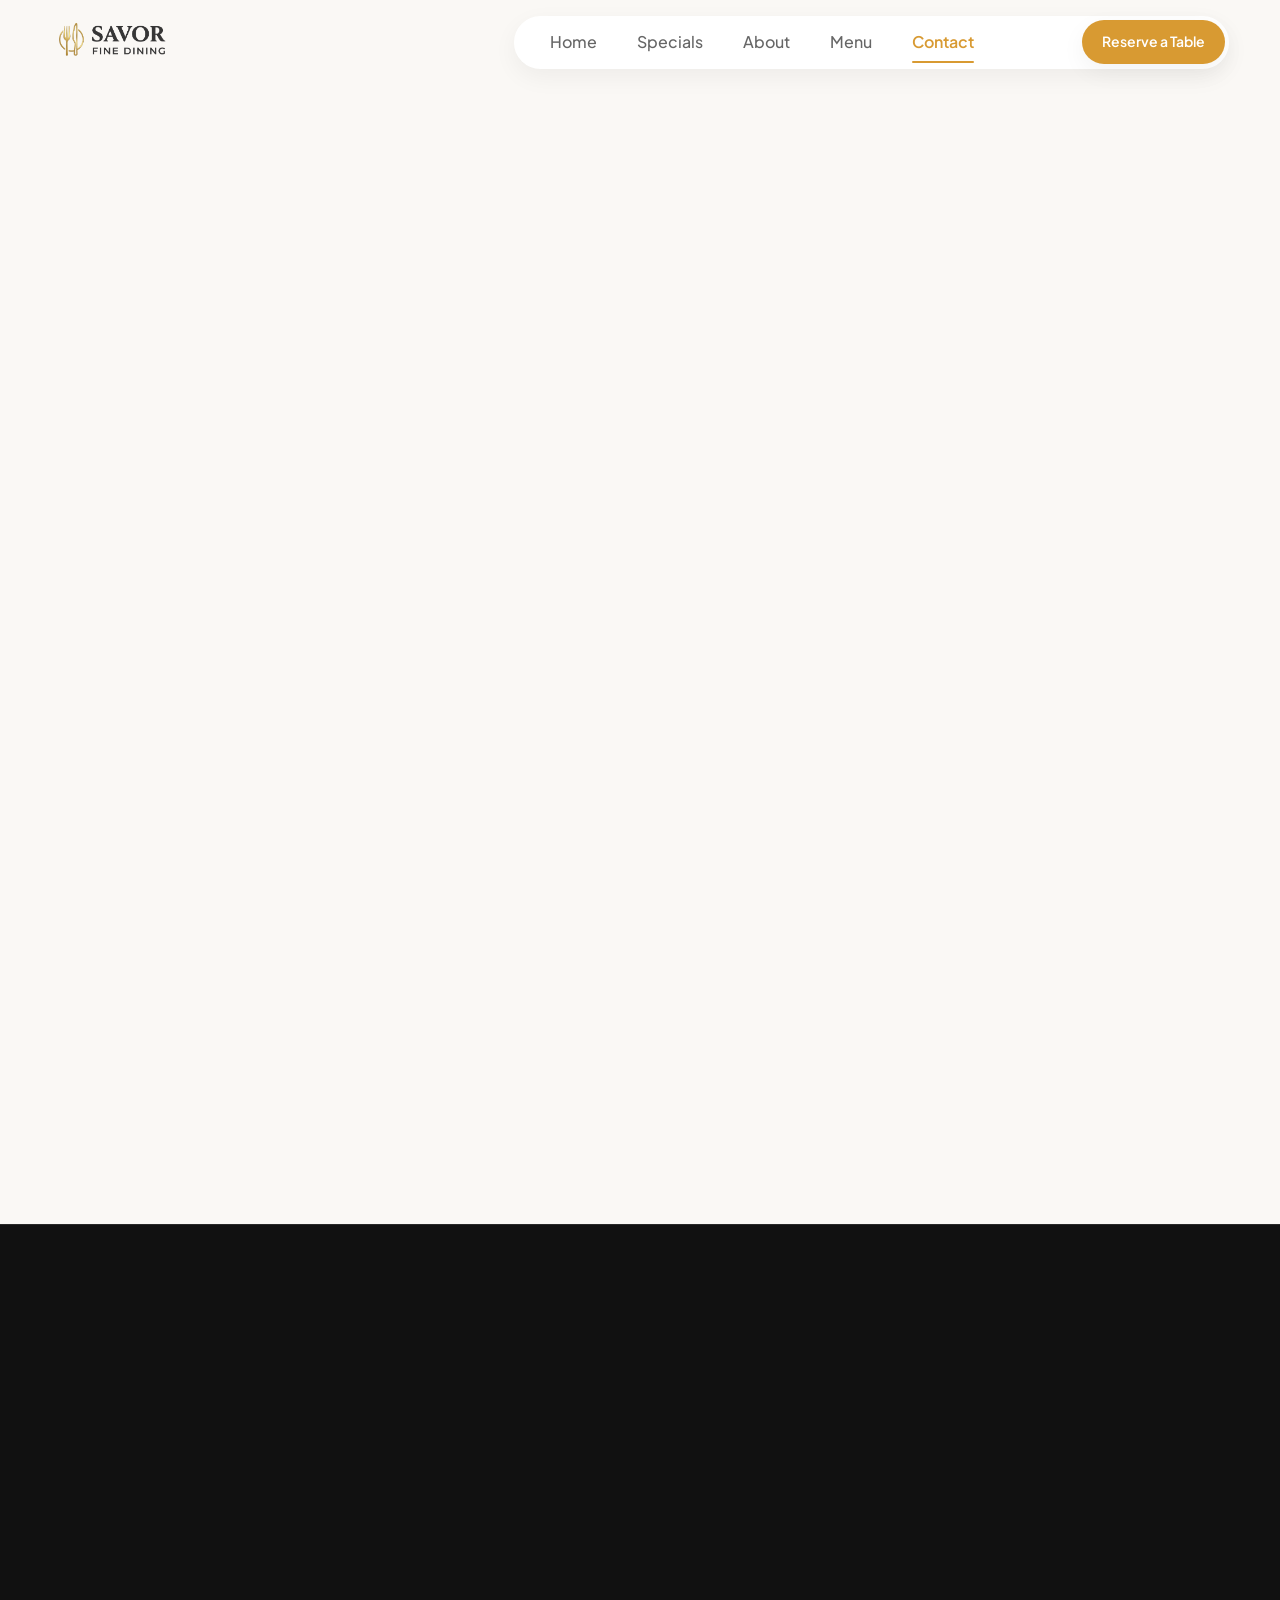
<file: contact.html>
<!DOCTYPE html>
<html lang="en">
<head>
  <meta charset="UTF-8">
  <meta name="viewport" content="width=device-width, initial-scale=1.0">
  <title>Contact | Savor Fine Dining</title>
  <meta name="description" content="Contact Savor Fine Dining to book a private event, make a reservation, or send us a message. We'd love to hear from you.">
  <link rel="icon" type="image/png" href="images/favicon.png">
  <link rel="preconnect" href="https://fonts.googleapis.com">
  <link rel="preconnect" href="https://fonts.gstatic.com" crossorigin>
  <link href="https://fonts.googleapis.com/css2?family=Plus+Jakarta+Sans:wght@400;500;600;700;800&display=swap" rel="stylesheet">
  
  <link rel="stylesheet" href="css/variables.css">
  <link rel="stylesheet" href="css/global.css">
  <link rel="stylesheet" href="css/components.css">
  <link rel="stylesheet" href="css/sections.css">
</head>
<body>
  <!-- Strict wrapper to prevent horizontal scrolling on mobile -->
  <div style="overflow-x: hidden; position: relative; width: 100%; max-width: 100vw;">
  <!-- Header -->
  <div class="hero-container" style="min-height: auto; padding-bottom: 0;">
    <header class="hero-header">
      <div class="logo">
        <img src="images/Logo.png?v=3" alt="Savor Fine Dining Logo" style="height: 44px;">
      </div>
      
      <div class="header-right-wrapper">
        <nav class="nav-pill" aria-label="Main Navigation">
          <a href="index.html#home" class="nav-link">Home</a>
          <a href="index.html#specials" class="nav-link">Specials</a>
          <a href="index.html#about" class="nav-link">About</a>
          <a href="index.html#menu" class="nav-link">Menu</a>
          <a href="contact.html" class="nav-link active">Contact</a>
        </nav>
  
        <div style="display: flex; gap: 12px; align-items: center;">
          <a href="index.html#reservation" class="btn btn-primary d-none d-lg-inline" style="height: auto; padding: 8px 20px; font-size: 14px;">Reserve a Table</a>
          <button class="mobile-menu-btn" aria-label="Open navigation menu" aria-expanded="false" aria-controls="mobile-menu">
            <svg viewBox="0 0 24 24" width="22" height="22" stroke="currentColor" stroke-width="2.5" stroke-linecap="round" fill="none" aria-hidden="true">
              <line x1="3" y1="12" x2="21" y2="12"></line>
              <line x1="3" y1="6" x2="21" y2="6"></line>
              <line x1="3" y1="18" x2="21" y2="18"></line>
            </svg>
          </button>
        </div>
      </div>
    </header>

    <!-- Mobile Menu Overlay -->
    <div id="mobile-menu" class="mobile-menu-overlay" role="dialog" aria-modal="true" aria-label="Navigation menu">
      <button class="mobile-menu-close" aria-label="Close navigation menu">&times;</button>
      <a href="index.html#home" class="nav-link">Home</a>
      <a href="index.html#specials" class="nav-link">Specials</a>
      <a href="index.html#about" class="nav-link">About</a>
      <a href="index.html#menu" class="nav-link">Menu</a>
      <a href="contact.html" class="nav-link active">Contact</a>
      <a href="index.html#reservation" class="btn btn-primary" style="margin-top: 8px; width: 100%; max-width: 280px;">Reserve a Table</a>
    </div>
  </div>

  <main>
    <section class="section" style="padding-top: calc(var(--section-padding) + 60px);">
      <div class="container">
        <div class="text-center reveal" style="margin-bottom: 48px;">
          <div class="badge">Get in Touch</div>
          <h1 class="section-title" style="margin-bottom: 16px;">Contact Us</h1>
          <p style="color: var(--text-body); margin: 0 auto; font-size: clamp(15px, 2vw, 18px); max-width: 560px;">We'd love to hear from you. Whether you have a question about our menu, events, or reservations, our team is ready to help.</p>
        </div>
        
        <div class="contact-layout" style="display: grid; grid-template-columns: 1fr 1fr; gap: 48px; align-items: start;">
          <!-- Form Card -->
          <div class="card reveal" style="padding: 36px;">
            <h2 style="font-size: clamp(20px, 3vw, 24px); font-weight: 700; margin-bottom: 28px; color: var(--text-heading);">Send us a Message</h2>
            <form id="contact-form" novalidate>
              <div class="form-group">
                <label class="form-label" for="name">Full Name</label>
                <input type="text" id="name" class="form-control" placeholder="John Doe" required autocomplete="name">
              </div>
              <div class="form-group">
                <label class="form-label" for="email">Email Address</label>
                <input type="email" id="email" class="form-control" placeholder="john@example.com" required autocomplete="email">
              </div>
              <div class="form-group">
                <label class="form-label" for="subject">Subject</label>
                <select id="subject" class="form-control" required>
                  <option value="private-dining">Private Dining & Events</option>
                  <option value="general">General Inquiry</option>
                  <option value="feedback">Feedback</option>
                  <option value="reservation">Reservation Help</option>
                </select>
              </div>
              <div class="form-group">
                <label class="form-label" for="message">Message</label>
                <textarea id="message" class="form-control" rows="5" placeholder="How can we help you?" required></textarea>
              </div>
              <button type="submit" class="btn btn-primary btn-full" style="margin-top: 8px;">Send Message</button>
            </form>
          </div>
          
          <!-- Info Column -->
          <div class="reveal" style="transition-delay: 100ms;">
            <!-- Info cards -->
            <div style="display: grid; grid-template-columns: 1fr 1fr; gap: 20px; margin-bottom: 28px;">
              <div class="card bg-soft" style="padding: 24px;">
                <h3 style="font-size: 16px; font-weight: 700; margin-bottom: 10px; color: var(--primary);">Location</h3>
                <p style="font-size: 15px; max-width: 100%;">123 Culinary Avenue<br>Downtown District<br>New York, NY 10001</p>
              </div>
              <div class="card bg-soft" style="padding: 24px;">
                <h3 style="font-size: 16px; font-weight: 700; margin-bottom: 10px; color: var(--primary);">Contact Info</h3>
                <p style="font-size: 15px; max-width: 100%;"><a href="tel:+15551234567" style="color: inherit;">+1 (555) 123-4567</a><br><a href="mailto:hello@emberandoak.com" style="color: var(--primary);">hello@emberandoak.com</a></p>
              </div>
              <div class="card bg-soft" style="padding: 24px; grid-column: span 2;">
                <h3 style="font-size: 16px; font-weight: 700; margin-bottom: 10px; color: var(--primary);">Opening Hours</h3>
                <div style="display: grid; grid-template-columns: 1fr 1fr; gap: 8px; font-size: 15px;">
                  <span>Mon – Thu</span><span style="font-weight: 600; color: var(--text-heading);">11:00 AM – 10:00 PM</span>
                  <span>Fri – Sat</span><span style="font-weight: 600; color: var(--text-heading);">11:00 AM – 11:30 PM</span>
                  <span>Sunday</span><span style="font-weight: 600; color: var(--text-heading);">12:00 PM – 9:00 PM</span>
                </div>
              </div>
            </div>
            
            <!-- Map -->
            <div style="width: 100%; height: 320px; border-radius: var(--radius-img); overflow: hidden; box-shadow: var(--shadow-md);">
              <iframe src="https://www.google.com/maps/embed?pb=!1m18!1m12!1m3!1d193595.25279998188!2d-74.14482811453268!3d40.69763123348633!2m3!1f0!2f0!3f0!3m2!1i1024!2i768!4f13.1!3m3!1m2!1s0x89c24fa5d33f083b%3A0xc80b8f06e177fe62!2sNew%20York%2C%20NY!5e0!3m2!1sen!2sus!4v1700000000000!5m2!1sen!2sus" width="100%" height="100%" style="border:0;" allowfullscreen="" loading="lazy" referrerpolicy="no-referrer-when-downgrade" title="Savor Fine Dining location map"></iframe>
            </div>
          </div>
        </div>
      </div>
    </section>
  </main>

  <footer id="footer" class="bg-dark footer">
    <div class="container">
      <div class="footer-grid reveal">
        <div>
          <h3 style="font-size: 22px; font-weight: 800; color: var(--primary); margin-bottom: 20px;">Savor Fine Dining</h3>
          <p style="color: #888; margin-bottom: 20px; max-width: 100%;">Crafting memorable dining experiences through exceptional cuisine, warm hospitality, and timeless elegance.</p>
          <div style="display: flex; gap: 14px;">
            <a href="#" aria-label="Facebook" style="color: #888; transition: var(--transition-fast);" onmouseover="this.style.color='var(--primary)'" onmouseout="this.style.color='#888'">
              <svg width="24" height="24" viewBox="0 0 24 24" fill="none" stroke="currentColor" stroke-width="2" stroke-linecap="round" stroke-linejoin="round"><path d="M18 2h-3a5 5 0 0 0-5 5v3H7v4h3v8h4v-8h3l1-4h-4V7a1 1 0 0 1 1-1h3z"></path></svg>
            </a>
            <a href="#" aria-label="Instagram" style="color: #888; transition: var(--transition-fast);" onmouseover="this.style.color='var(--primary)'" onmouseout="this.style.color='#888'">
              <svg width="24" height="24" viewBox="0 0 24 24" fill="none" stroke="currentColor" stroke-width="2" stroke-linecap="round" stroke-linejoin="round"><rect x="2" y="2" width="20" height="20" rx="5" ry="5"></rect><path d="M16 11.37A4 4 0 1 1 12.63 8 4 4 0 0 1 16 11.37z"></path><line x1="17.5" y1="6.5" x2="17.51" y2="6.5"></line></svg>
            </a>
            <a href="#" aria-label="Twitter" style="color: #888; transition: var(--transition-fast);" onmouseover="this.style.color='var(--primary)'" onmouseout="this.style.color='#888'">
              <svg width="24" height="24" viewBox="0 0 24 24" fill="none" stroke="currentColor" stroke-width="2" stroke-linecap="round" stroke-linejoin="round"><path d="M23 3a10.9 10.9 0 0 1-3.14 1.53 4.48 4.48 0 0 0-7.86 3v1A10.66 10.66 0 0 1 3 4s-4 9 5 13a11.64 11.64 0 0 1-7 2c9 5 20 0 20-11.5a4.5 4.5 0 0 0-.08-.83A7.72 7.72 0 0 0 23 3z"></path></svg>
            </a>
          </div>
        </div>
        
        <div>
          <div class="footer-col-title">Quick Links</div>
          <a href="index.html#home" class="footer-link">Home</a>
          <a href="index.html#menu" class="footer-link">Menu</a>
          <a href="index.html#about" class="footer-link">About</a>
          <a href="index.html#specials" class="footer-link">Specials</a>
        </div>

        <div>
          <div class="footer-col-title">Services</div>
          <a href="index.html#reservation" class="footer-link">Fine Dining</a>
          <a href="contact.html" class="footer-link">Private Events</a>
          <a href="#" class="footer-link">Catering</a>
          <a href="#" class="footer-link">Gift Cards</a>
        </div>

        <div>
          <div class="footer-col-title">Contact</div>
          <div style="color: #888; margin-bottom: 12px; font-size: 15px;">123 Culinary Avenue<br>New York, NY 10001</div>
          <div style="margin-bottom: 10px;"><a href="tel:+15551234567" style="color: #888; transition: var(--transition-fast);">+1 (555) 123-4567</a></div>
          <div><a href="mailto:hello@emberandoak.com" style="color: var(--primary);">hello@emberandoak.com</a></div>
        </div>
      </div>
      
      <div style="text-align: center; border-top: 1px solid rgba(255,255,255,0.1); padding-top: 28px; color: #666; font-size: 14px;" class="reveal">
        &copy; 2026 Savor Fine Dining. All Rights Reserved. Designed for unforgettable dining experiences.
      </div>
    </div>
  </footer>

  <!-- Sticky Mobile CTA -->
  <div class="mobile-cta d-none-desktop">
    <a href="index.html#reservation" class="btn btn-primary btn-full">Reserve Your Table</a>
  </div>

  <style>
    /* Contact page specific mobile styles */
    @media (max-width: 768px) {
      .contact-layout {
        grid-template-columns: 1fr !important;
        gap: 28px !important;
      }

      .contact-layout .card {
        padding: 24px !important;
      }

      /* Info cards grid – single col on small screens */
      .contact-layout [style*="grid-template-columns: 1fr 1fr"] {
        grid-template-columns: 1fr !important;
      }

      /* Hours spanning card */
      .contact-layout [style*="grid-column: span 2"] {
        grid-column: span 1 !important;
      }

      /* Hours inner grid stays 2-col since it's label+value pairs */
    }
  </style>

  <script>
    // Reveal Animation Logic
    const reveals = document.querySelectorAll('.reveal');
    const revealOnScroll = () => {
      for (let i = 0; i < reveals.length; i++) {
        const windowHeight = window.innerHeight;
        const elementTop = reveals[i].getBoundingClientRect().top;
        if (elementTop < windowHeight - 50) {
          reveals[i].classList.add('active');
        }
      }
    };
    window.addEventListener('scroll', revealOnScroll);
    revealOnScroll();

    // Mobile menu
    const mobileMenuBtn = document.querySelector('.mobile-menu-btn');
    const mobileMenuClose = document.querySelector('.mobile-menu-close');
    const mobileMenuOverlay = document.querySelector('.mobile-menu-overlay');

    if (mobileMenuBtn && mobileMenuOverlay) {
      mobileMenuBtn.addEventListener('click', () => {
        mobileMenuOverlay.classList.add('active');
        mobileMenuBtn.setAttribute('aria-expanded', 'true');
        document.body.style.overflow = 'hidden';
      });

      if (mobileMenuClose) {
        mobileMenuClose.addEventListener('click', () => {
          mobileMenuOverlay.classList.remove('active');
          mobileMenuBtn.setAttribute('aria-expanded', 'false');
          document.body.style.overflow = '';
        });
      }

      mobileMenuOverlay.querySelectorAll('a').forEach(link => {
        link.addEventListener('click', () => {
          mobileMenuOverlay.classList.remove('active');
          mobileMenuBtn.setAttribute('aria-expanded', 'false');
          document.body.style.overflow = '';
        });
      });
    }

    // Form submission
    document.getElementById('contact-form').addEventListener('submit', (e) => {
      e.preventDefault();
    });
    </div>
  <script src="js/main.js"></script>
</body>
</html>
</file>
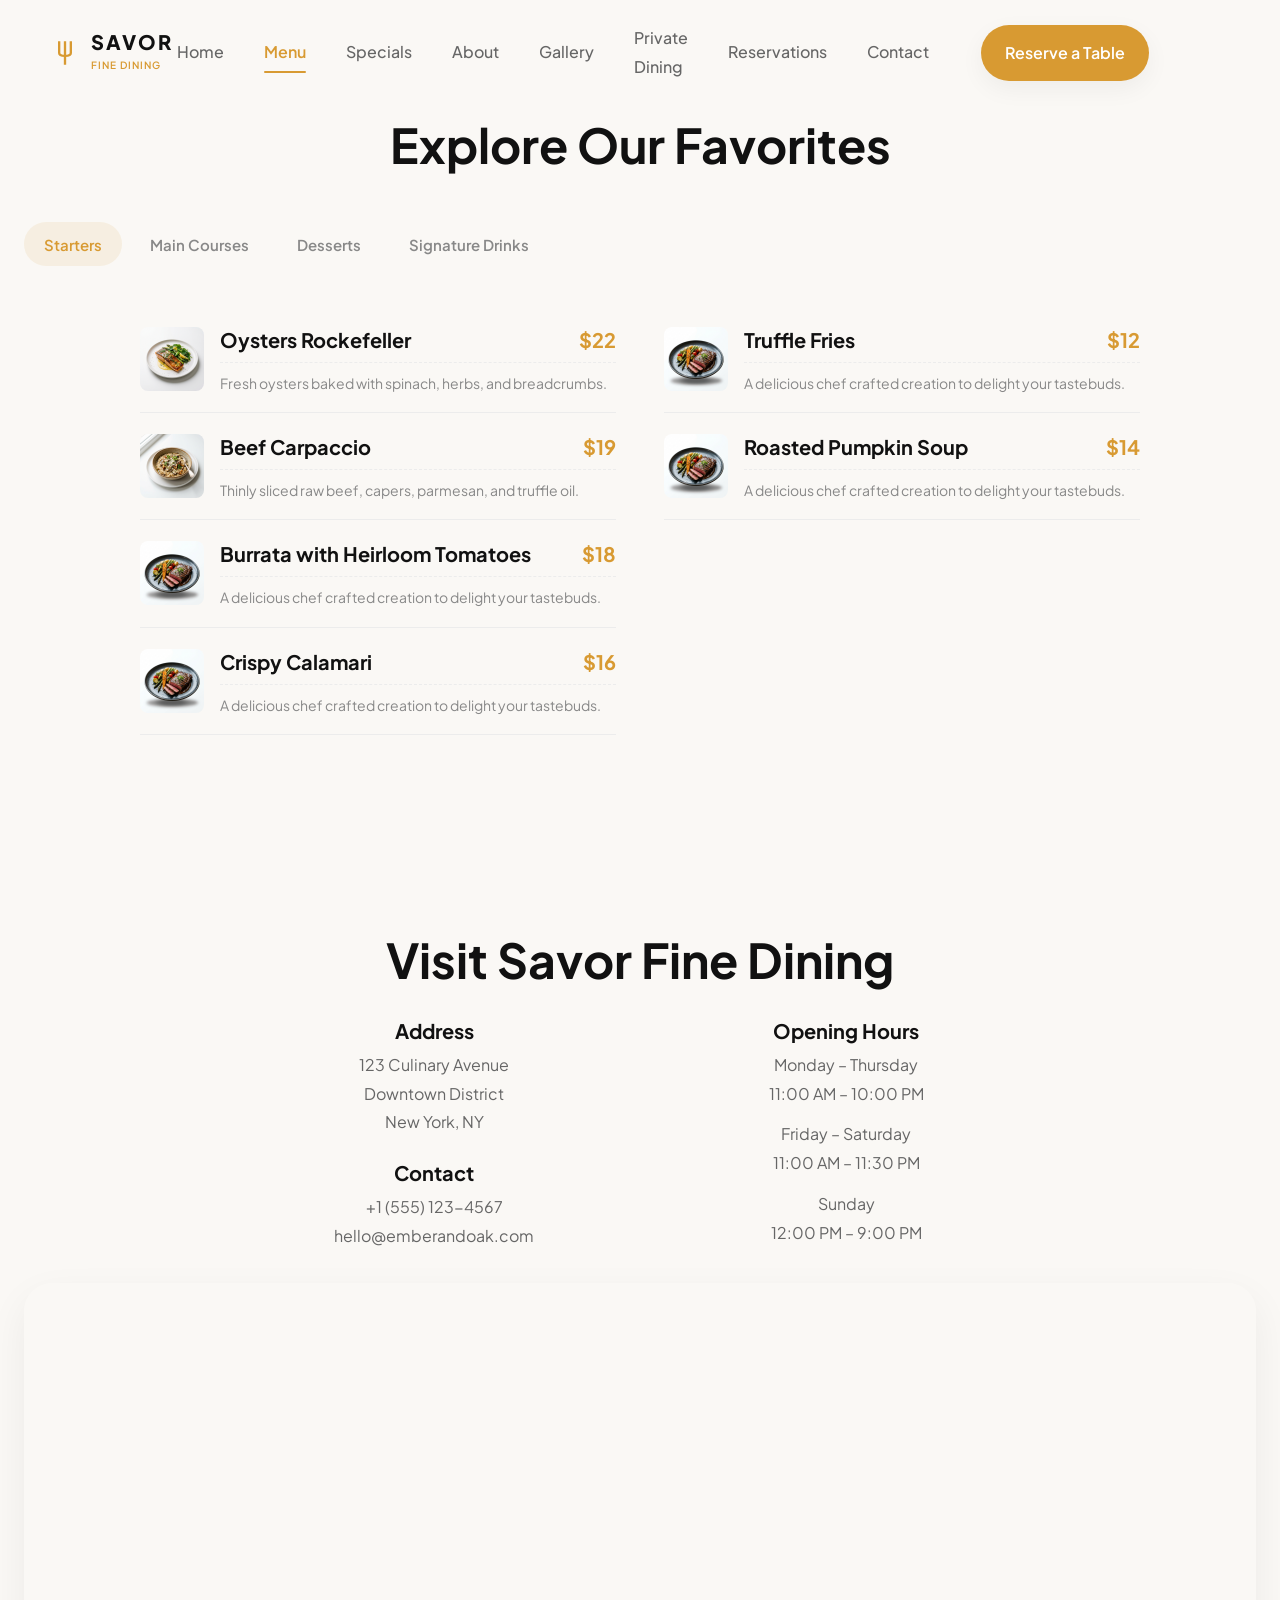
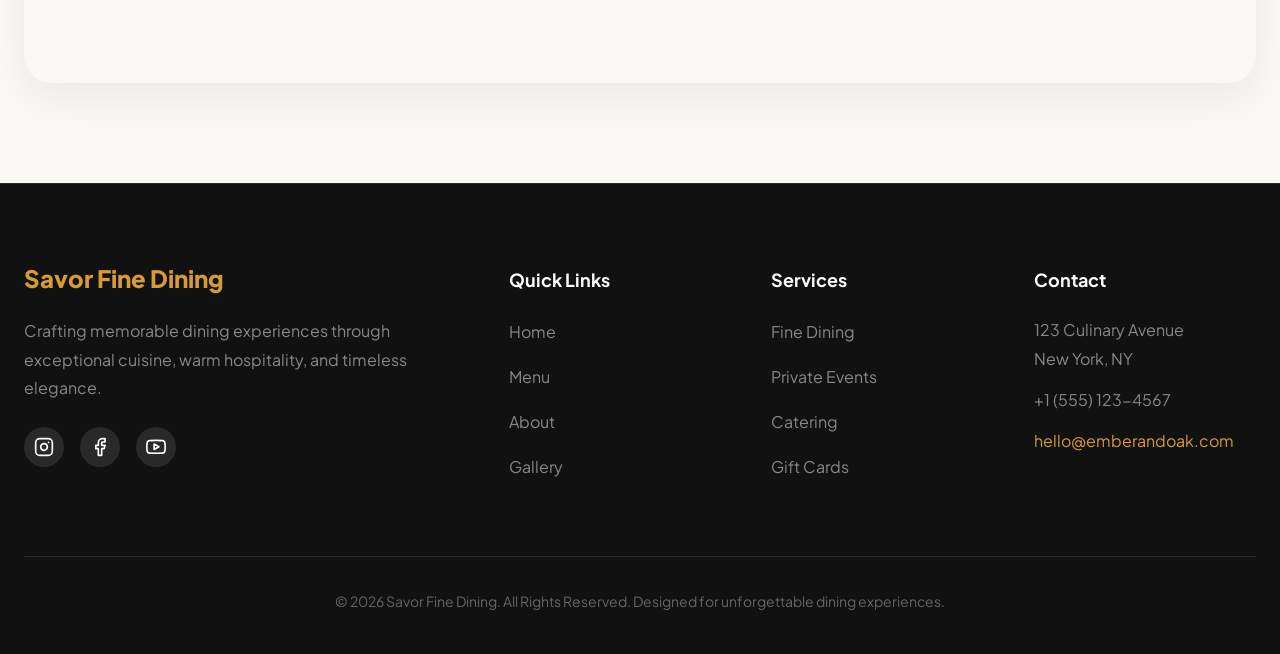
<file: menu.html>
<!DOCTYPE html>
<html lang="en">
<head>
  <meta charset="UTF-8">
  <meta name="viewport" content="width=device-width, initial-scale=1.0">
  <title>Savor Fine Dining | Full Menu</title>
  <meta name="description" content="Experience fine dining crafted to perfection. From intimate dinners to special celebrations, we create moments worth savoring.">
  <link rel="preconnect" href="https://fonts.googleapis.com">
  <link rel="preconnect" href="https://fonts.gstatic.com" crossorigin>
  <link href="https://fonts.googleapis.com/css2?family=Plus+Jakarta+Sans:wght@400;500;600;700;800&display=swap" rel="stylesheet">
  
  <link rel="stylesheet" href="css/variables.css">
  <link rel="stylesheet" href="css/global.css">
  <link rel="stylesheet" href="css/components.css">
  <link rel="stylesheet" href="css/sections.css">
</head>
<body>
  <!-- Strict wrapper to prevent horizontal scrolling on mobile -->
  <div style="overflow-x: hidden; position: relative; width: 100%; max-width: 100vw;">

  <div class="hero-container" style="min-height: auto; padding-bottom: 0;">
    <!-- Header -->
    <header class="hero-header">
      <div class="logo">
        <svg viewBox="0 0 24 24" fill="none" stroke="var(--primary)" width="28" height="28" stroke-width="2">
          <path d="M7 2v10M12 2v10M17 2v10M12 12v10"></path>
          <path d="M7 12c0 2.5 5 2.5 5 2.5s5 0 5-2.5"></path>
        </svg>
        <div class="logo-text">
          <div class="logo-title">SAVOR</div>
          <div class="logo-subtitle">FINE DINING</div>
        </div>
      </div>
      
      <nav class="nav-pill" aria-label="Main Navigation">
        <a href="#home" class="nav-link active">Home</a>
        <a href="#menu" class="nav-link">Menu</a>
        <a href="#specials" class="nav-link">Specials</a>
        <a href="#about" class="nav-link">About</a>
        <a href="#gallery" class="nav-link">Gallery</a>
        <a href="#private-dining" class="nav-link">Private Dining</a>
        <a href="#reservation" class="nav-link">Reservations</a>
        <a href="#contact" class="nav-link">Contact</a>
        <a href="#reservation" class="btn btn-primary d-none d-lg-inline" style="padding: 8px 24px; margin-left: 16px;">Reserve a Table</a>
      </nav>

      <div class="header-cta" style="display: flex; gap: 16px; align-items: center;">
        <button class="mobile-menu-btn" aria-label="Open Menu" style="background: none; border: none; font-size: 24px; cursor: pointer; color: var(--text-heading); display: none;">☰</button>
      </div>
    </header>

    <!-- Mobile Menu Overlay -->
    <div class="mobile-menu-overlay" style="display: none; position: fixed; top: 0; left: 0; width: 100%; height: 100%; background: var(--bg-primary); z-index: 1000; flex-direction: column; justify-content: center; align-items: center; gap: 32px;">
      <button class="mobile-menu-close" style="position: absolute; top: 32px; right: 32px; background: none; border: none; font-size: 32px; cursor: pointer; color: var(--text-heading);">×</button>
      <a href="#home" class="nav-link" style="font-size: 24px;">Home</a>
      <a href="#menu" class="nav-link" style="font-size: 24px;">Menu</a>
      <a href="#specials" class="nav-link" style="font-size: 24px;">Specials</a>
      <a href="#about" class="nav-link" style="font-size: 24px;">About</a>
      <a href="#gallery" class="nav-link" style="font-size: 24px;">Gallery</a>
      <a href="#private-dining" class="nav-link" style="font-size: 24px;">Private Dining</a>
      <a href="#reservation" class="nav-link" style="font-size: 24px;">Reservations</a>
      <a href="#contact" class="nav-link" style="font-size: 24px;">Contact</a>
    </div>

      </div>


    
    
    
    
    <!-- Menu Section -->
    <section id="menu" class="section bg-soft">
      <div class="container">
        <div class="text-center reveal">
          <h2 class="section-title">Explore Our Favorites</h2>
        </div>
        
        <div class="menu-tabs reveal">
          <button class="menu-tab active" data-target="menu-starters">Starters</button>
          <button class="menu-tab" data-target="menu-mains">Main Courses</button>
          <button class="menu-tab" data-target="menu-desserts">Desserts</button>
          <button class="menu-tab" data-target="menu-drinks">Signature Drinks</button>
        </div>

        <div class="menu-content-container reveal" style="max-width: 1000px; margin: 0 auto;">
          <!-- Starters -->
          <div id="menu-starters" class="menu-pane active">
            <div class="grid-2">
              <div>
                <div class="menu-item" style="display: flex; align-items: center; justify-content: flex-start; gap: 16px;">
                  <img src="images/salmon_dish.png" alt="thumbnail" style="width: 64px; height: 64px; border-radius: 8px; object-fit: cover;">
                  <div style="flex: 1;">
                    <div style="display: flex; justify-content: space-between; align-items: baseline; border-bottom: 1px dashed var(--border); margin-bottom: 8px; padding-bottom: 4px;"><span class="menu-item-name">Oysters Rockefeller</span><span class="menu-item-price">$22</span></div>
                    <div style="font-size: 14px; color: var(--text-muted);">Fresh oysters baked with spinach, herbs, and breadcrumbs.</div>
                  </div>
                </div>
                <div class="menu-item" style="display: flex; align-items: center; justify-content: flex-start; gap: 16px;">
                  <img src="images/risotto_dish.png" alt="thumbnail" style="width: 64px; height: 64px; border-radius: 8px; object-fit: cover;">
                  <div style="flex: 1;">
                    <div style="display: flex; justify-content: space-between; align-items: baseline; border-bottom: 1px dashed var(--border); margin-bottom: 8px; padding-bottom: 4px;"><span class="menu-item-name">Beef Carpaccio</span><span class="menu-item-price">$19</span></div>
                    <div style="font-size: 14px; color: var(--text-muted);">Thinly sliced raw beef, capers, parmesan, and truffle oil.</div>
                  </div>
                </div>

                <div class="menu-item" style="display: flex; align-items: center; justify-content: flex-start; gap: 16px;">
                  <img src="images/hero_dish.png" alt="thumbnail" style="width: 64px; height: 64px; border-radius: 8px; object-fit: cover;">
                  <div style="flex: 1;">
                    <div style="display: flex; justify-content: space-between; align-items: baseline; border-bottom: 1px dashed var(--border); margin-bottom: 8px; padding-bottom: 4px;"><span class="menu-item-name">Burrata with Heirloom Tomatoes</span><span class="menu-item-price">$18</span></div>
                    <div style="font-size: 14px; color: var(--text-muted);">A delicious chef crafted creation to delight your tastebuds.</div>
                  </div>
                </div>
                <div class="menu-item" style="display: flex; align-items: center; justify-content: flex-start; gap: 16px;">
                  <img src="images/hero_dish.png" alt="thumbnail" style="width: 64px; height: 64px; border-radius: 8px; object-fit: cover;">
                  <div style="flex: 1;">
                    <div style="display: flex; justify-content: space-between; align-items: baseline; border-bottom: 1px dashed var(--border); margin-bottom: 8px; padding-bottom: 4px;"><span class="menu-item-name">Crispy Calamari</span><span class="menu-item-price">$16</span></div>
                    <div style="font-size: 14px; color: var(--text-muted);">A delicious chef crafted creation to delight your tastebuds.</div>
                  </div>
                </div>
              </div>
              <div>
                <div class="menu-item" style="display: flex; align-items: center; justify-content: flex-start; gap: 16px;">
                  <img src="images/hero_dish.png" alt="thumbnail" style="width: 64px; height: 64px; border-radius: 8px; object-fit: cover;">
                  <div style="flex: 1;">
                    <div style="display: flex; justify-content: space-between; align-items: baseline; border-bottom: 1px dashed var(--border); margin-bottom: 8px; padding-bottom: 4px;"><span class="menu-item-name">Truffle Fries</span><span class="menu-item-price">$12</span></div>
                    <div style="font-size: 14px; color: var(--text-muted);">A delicious chef crafted creation to delight your tastebuds.</div>
                  </div>
                </div>
                <div class="menu-item" style="display: flex; align-items: center; justify-content: flex-start; gap: 16px;">
                  <img src="images/hero_dish.png" alt="thumbnail" style="width: 64px; height: 64px; border-radius: 8px; object-fit: cover;">
                  <div style="flex: 1;">
                    <div style="display: flex; justify-content: space-between; align-items: baseline; border-bottom: 1px dashed var(--border); margin-bottom: 8px; padding-bottom: 4px;"><span class="menu-item-name">Roasted Pumpkin Soup</span><span class="menu-item-price">$14</span></div>
                    <div style="font-size: 14px; color: var(--text-muted);">A delicious chef crafted creation to delight your tastebuds.</div>
                  </div>
                </div>
              </div>
            </div>
          </div>
          
          <!-- Mains -->
          <div id="menu-mains" class="menu-pane" style="display: none;">
            <div class="grid-2">
              <div>
                <div class="menu-item" style="display: flex; align-items: center; justify-content: flex-start; gap: 16px;">
                  <img src="images/new_plate.avif" alt="thumbnail" style="width: 64px; height: 64px; border-radius: 8px; object-fit: cover;">
                  <div style="flex: 1;">
                    <div style="display: flex; justify-content: space-between; align-items: baseline; border-bottom: 1px dashed var(--border); margin-bottom: 8px; padding-bottom: 4px;"><span class="menu-item-name">Pan-Seared Scallops</span><span class="menu-item-price">$38</span></div>
                    <div style="font-size: 14px; color: var(--text-muted);">Jumbo scallops with cauliflower purée and pancetta crisp.</div>
                  </div>
                </div>
                <div class="menu-item" style="display: flex; align-items: center; justify-content: flex-start; gap: 16px;">
                  <img src="images/hero_dish.png" alt="thumbnail" style="width: 64px; height: 64px; border-radius: 8px; object-fit: cover;">
                  <div style="flex: 1;">
                    <div style="display: flex; justify-content: space-between; align-items: baseline; border-bottom: 1px dashed var(--border); margin-bottom: 8px; padding-bottom: 4px;"><span class="menu-item-name">Duck Confit</span><span class="menu-item-price">$34</span></div>
                    <div style="font-size: 14px; color: var(--text-muted);">Slow-cooked duck leg with cherry reduction and sweet potato.</div>
                  </div>
                </div>

                <div class="menu-item" style="display: flex; align-items: center; justify-content: flex-start; gap: 16px;">
                  <img src="images/hero_dish.png" alt="thumbnail" style="width: 64px; height: 64px; border-radius: 8px; object-fit: cover;">
                  <div style="flex: 1;">
                    <div style="display: flex; justify-content: space-between; align-items: baseline; border-bottom: 1px dashed var(--border); margin-bottom: 8px; padding-bottom: 4px;"><span class="menu-item-name">Wagyu Ribeye Steak</span><span class="menu-item-price">$42</span></div>
                    <div style="font-size: 14px; color: var(--text-muted);">A delicious chef crafted creation to delight your tastebuds.</div>
                  </div>
                </div>
                <div class="menu-item" style="display: flex; align-items: center; justify-content: flex-start; gap: 16px;">
                  <img src="images/hero_dish.png" alt="thumbnail" style="width: 64px; height: 64px; border-radius: 8px; object-fit: cover;">
                  <div style="flex: 1;">
                    <div style="display: flex; justify-content: space-between; align-items: baseline; border-bottom: 1px dashed var(--border); margin-bottom: 8px; padding-bottom: 4px;"><span class="menu-item-name">Herb Roasted Chicken</span><span class="menu-item-price">$26</span></div>
                    <div style="font-size: 14px; color: var(--text-muted);">A delicious chef crafted creation to delight your tastebuds.</div>
                  </div>
                </div>
                <div class="menu-item" style="display: flex; align-items: center; justify-content: flex-start; gap: 16px;">
                  <img src="images/hero_dish.png" alt="thumbnail" style="width: 64px; height: 64px; border-radius: 8px; object-fit: cover;">
                  <div style="flex: 1;">
                    <div style="display: flex; justify-content: space-between; align-items: baseline; border-bottom: 1px dashed var(--border); margin-bottom: 8px; padding-bottom: 4px;"><span class="menu-item-name">Atlantic Salmon</span><span class="menu-item-price">$31</span></div>
                    <div style="font-size: 14px; color: var(--text-muted);">A delicious chef crafted creation to delight your tastebuds.</div>
                  </div>
                </div>
              </div>
              <div>
                <div class="menu-item" style="display: flex; align-items: center; justify-content: flex-start; gap: 16px;">
                  <img src="images/hero_dish.png" alt="thumbnail" style="width: 64px; height: 64px; border-radius: 8px; object-fit: cover;">
                  <div style="flex: 1;">
                    <div style="display: flex; justify-content: space-between; align-items: baseline; border-bottom: 1px dashed var(--border); margin-bottom: 8px; padding-bottom: 4px;"><span class="menu-item-name">Seafood Linguine</span><span class="menu-item-price">$35</span></div>
                    <div style="font-size: 14px; color: var(--text-muted);">A delicious chef crafted creation to delight your tastebuds.</div>
                  </div>
                </div>
                <div class="menu-item" style="display: flex; align-items: center; justify-content: flex-start; gap: 16px;">
                  <img src="images/hero_dish.png" alt="thumbnail" style="width: 64px; height: 64px; border-radius: 8px; object-fit: cover;">
                  <div style="flex: 1;">
                    <div style="display: flex; justify-content: space-between; align-items: baseline; border-bottom: 1px dashed var(--border); margin-bottom: 8px; padding-bottom: 4px;"><span class="menu-item-name">Wild Mushroom Risotto</span><span class="menu-item-price">$28</span></div>
                    <div style="font-size: 14px; color: var(--text-muted);">A delicious chef crafted creation to delight your tastebuds.</div>
                  </div>
                </div>
              </div>
            </div>
          </div>
          
          <!-- Desserts -->
          <div id="menu-desserts" class="menu-pane" style="display: none;">
            <div class="grid-2">
              <div>
                <div class="menu-item" style="display: flex; align-items: center; justify-content: flex-start; gap: 16px;">
                  <img src="images/salmon_dish.png" alt="thumbnail" style="width: 64px; height: 64px; border-radius: 8px; object-fit: cover;">
                  <div style="flex: 1;">
                    <div style="display: flex; justify-content: space-between; align-items: baseline; border-bottom: 1px dashed var(--border); margin-bottom: 8px; padding-bottom: 4px;"><span class="menu-item-name">Crème Brûlée</span><span class="menu-item-price">$12</span></div>
                    <div style="font-size: 14px; color: var(--text-muted);">Classic vanilla custard with caramelized sugar crust.</div>
                  </div>
                </div>

                <div class="menu-item" style="display: flex; align-items: center; justify-content: flex-start; gap: 16px;">
                  <img src="images/hero_dish.png" alt="thumbnail" style="width: 64px; height: 64px; border-radius: 8px; object-fit: cover;">
                  <div style="flex: 1;">
                    <div style="display: flex; justify-content: space-between; align-items: baseline; border-bottom: 1px dashed var(--border); margin-bottom: 8px; padding-bottom: 4px;"><span class="menu-item-name">Chocolate Lava Cake</span><span class="menu-item-price">$18</span></div>
                    <div style="font-size: 14px; color: var(--text-muted);">A delicious chef crafted creation to delight your tastebuds.</div>
                  </div>
                </div>
                <div class="menu-item" style="display: flex; align-items: center; justify-content: flex-start; gap: 16px;">
                  <img src="images/hero_dish.png" alt="thumbnail" style="width: 64px; height: 64px; border-radius: 8px; object-fit: cover;">
                  <div style="flex: 1;">
                    <div style="display: flex; justify-content: space-between; align-items: baseline; border-bottom: 1px dashed var(--border); margin-bottom: 8px; padding-bottom: 4px;"><span class="menu-item-name">Classic Tiramisu</span><span class="menu-item-price">$14</span></div>
                    <div style="font-size: 14px; color: var(--text-muted);">A delicious chef crafted creation to delight your tastebuds.</div>
                  </div>
                </div>
              </div>
              <div>
                <div class="menu-item" style="display: flex; align-items: center; justify-content: flex-start; gap: 16px;">
                  <img src="images/hero_dish.png" alt="thumbnail" style="width: 64px; height: 64px; border-radius: 8px; object-fit: cover;">
                  <div style="flex: 1;">
                    <div style="display: flex; justify-content: space-between; align-items: baseline; border-bottom: 1px dashed var(--border); margin-bottom: 8px; padding-bottom: 4px;"><span class="menu-item-name">Vanilla Bean Cheesecake</span><span class="menu-item-price">$15</span></div>
                    <div style="font-size: 14px; color: var(--text-muted);">A delicious chef crafted creation to delight your tastebuds.</div>
                  </div>
                </div>
                <div class="menu-item" style="display: flex; align-items: center; justify-content: flex-start; gap: 16px;">
                  <img src="images/hero_dish.png" alt="thumbnail" style="width: 64px; height: 64px; border-radius: 8px; object-fit: cover;">
                  <div style="flex: 1;">
                    <div style="display: flex; justify-content: space-between; align-items: baseline; border-bottom: 1px dashed var(--border); margin-bottom: 8px; padding-bottom: 4px;"><span class="menu-item-name">Lemon Tart</span><span class="menu-item-price">$12</span></div>
                    <div style="font-size: 14px; color: var(--text-muted);">A delicious chef crafted creation to delight your tastebuds.</div>
                  </div>
                </div>
              </div>
            </div>
          </div>

          <!-- Drinks -->
          <div id="menu-drinks" class="menu-pane" style="display: none;">
            <div class="grid-2">
              <div>
                <div class="menu-item" style="display: flex; align-items: center; justify-content: flex-start; gap: 16px;">
                  <img src="images/hero_dish.png" alt="thumbnail" style="width: 64px; height: 64px; border-radius: 8px; object-fit: cover;">
                  <div style="flex: 1;">
                    <div style="display: flex; justify-content: space-between; align-items: baseline; border-bottom: 1px dashed var(--border); margin-bottom: 8px; padding-bottom: 4px;"><span class="menu-item-name">Classic Old Fashioned</span><span class="menu-item-price">$16</span></div>
                    <div style="font-size: 14px; color: var(--text-muted);">A delicious chef crafted creation to delight your tastebuds.</div>
                  </div>
                </div>
                <div class="menu-item" style="display: flex; align-items: center; justify-content: flex-start; gap: 16px;">
                  <img src="images/hero_dish.png" alt="thumbnail" style="width: 64px; height: 64px; border-radius: 8px; object-fit: cover;">
                  <div style="flex: 1;">
                    <div style="display: flex; justify-content: space-between; align-items: baseline; border-bottom: 1px dashed var(--border); margin-bottom: 8px; padding-bottom: 4px;"><span class="menu-item-name">Passionfruit Mojito</span><span class="menu-item-price">$14</span></div>
                    <div style="font-size: 14px; color: var(--text-muted);">A delicious chef crafted creation to delight your tastebuds.</div>
                  </div>
                </div>
              </div>
              <div>
                <div class="menu-item" style="display: flex; align-items: center; justify-content: flex-start; gap: 16px;">
                  <img src="images/hero_dish.png" alt="thumbnail" style="width: 64px; height: 64px; border-radius: 8px; object-fit: cover;">
                  <div style="flex: 1;">
                    <div style="display: flex; justify-content: space-between; align-items: baseline; border-bottom: 1px dashed var(--border); margin-bottom: 8px; padding-bottom: 4px;"><span class="menu-item-name">House Red Wine</span><span class="menu-item-price">$12</span></div>
                    <div style="font-size: 14px; color: var(--text-muted);">A delicious chef crafted creation to delight your tastebuds.</div>
                  </div>
                </div>
                <div class="menu-item" style="display: flex; align-items: center; justify-content: flex-start; gap: 16px;">
                  <img src="images/hero_dish.png" alt="thumbnail" style="width: 64px; height: 64px; border-radius: 8px; object-fit: cover;">
                  <div style="flex: 1;">
                    <div style="display: flex; justify-content: space-between; align-items: baseline; border-bottom: 1px dashed var(--border); margin-bottom: 8px; padding-bottom: 4px;"><span class="menu-item-name">Sparkling Rosé</span><span class="menu-item-price">$15</span></div>
                    <div style="font-size: 14px; color: var(--text-muted);">A delicious chef crafted creation to delight your tastebuds.</div>
                  </div>
                </div>
                <div class="menu-item" style="display: flex; align-items: center; justify-content: flex-start; gap: 16px;">
                  <img src="images/hero_dish.png" alt="thumbnail" style="width: 64px; height: 64px; border-radius: 8px; object-fit: cover;">
                  <div style="flex: 1;">
                    <div style="display: flex; justify-content: space-between; align-items: baseline; border-bottom: 1px dashed var(--border); margin-bottom: 8px; padding-bottom: 4px;"><span class="menu-item-name">Fresh Citrus Mocktail</span><span class="menu-item-price">$8</span></div>
                    <div style="font-size: 14px; color: var(--text-muted);">A delicious chef crafted creation to delight your tastebuds.</div>
                  </div>
                </div>
              </div>
            </div>
          </div>
        </div>

        
      </div>
    </section>


    
    
    
    
    
    
    
    
    
    <!-- Location & Newsletter -->
    <section class="section">
      <div class="container">
        <div class="grid-2 align-center">
          
          <!-- Location -->
          <div class="reveal" style="grid-column: span 2;">
            <h2 style="font-size: 48px; font-weight: 700; margin-bottom: 32px; line-height: 1.1; text-align: center;">Visit Savor Fine Dining</h2>
            <div class="grid-2" style="gap: 24px; margin-bottom: 32px; max-width: 800px; margin-left: auto; margin-right: auto; text-align: center;">
              <div>
                <h3 style="font-size: 20px; font-weight: 700; margin-bottom: 8px;">Address</h3>
                <p>123 Culinary Avenue<br>Downtown District<br>New York, NY</p>
                <div style="margin-top: 24px;">
                  <h3 style="font-size: 20px; font-weight: 700; margin-bottom: 8px;">Contact</h3>
                  <p>+1 (555) 123-4567<br>hello@emberandoak.com</p>
                </div>
              </div>
              <div>
                <h3 style="font-size: 20px; font-weight: 700; margin-bottom: 8px;">Opening Hours</h3>
                <p>Monday – Thursday<br>11:00 AM – 10:00 PM</p>
                <p style="margin-top: 12px;">Friday – Saturday<br>11:00 AM – 11:30 PM</p>
                <p style="margin-top: 12px;">Sunday<br>12:00 PM – 9:00 PM</p>
              </div>
            </div>
            <!-- Google Maps Embed -->
            <div style="width: 100%; height: 400px; border-radius: var(--radius-img); overflow: hidden; box-shadow: var(--shadow-md);">
              <iframe src="https://www.google.com/maps/embed?pb=!1m18!1m12!1m3!1d3022.1422937950147!2d-73.98731968459391!3d40.75889497932681!2m3!1f0!2f0!3f0!3m2!1i1024!2i768!4f13.1!3m3!1m2!1s0x89c25855c6480299%3A0x55194ec5a1ae072e!2sTimes+Square!5e0!3m2!1sen!2sus!4v1560412620765!5m2!1sen!2sus" width="100%" height="100%" frameborder="0" style="border:0;" allowfullscreen></iframe>
            </div>
          </div>
        </div>
      </div>
    </section>
  </main>

  <!-- Footer -->
  <footer id="contact" class="bg-dark footer">
    <div class="container">
      <div class="footer-grid reveal">
        <div>
          <h3 style="font-size: 24px; font-weight: 800; color: var(--primary); margin-bottom: 24px;">Savor Fine Dining</h3>
          <p style="color: #888; margin-bottom: 24px;">Crafting memorable dining experiences through exceptional cuisine, warm hospitality, and timeless elegance.</p>
          <div style="display: flex; gap: 16px;">
            <a href="#" style="color: var(--text-white); width: 40px; height: 40px; border-radius: 50%; background: rgba(255,255,255,0.1); display: flex; align-items: center; justify-content: center; transition: var(--transition-fast);">
              <svg width="20" height="20" viewBox="0 0 24 24" fill="none" stroke="currentColor" stroke-width="2" stroke-linecap="round" stroke-linejoin="round"><rect x="2" y="2" width="20" height="20" rx="5" ry="5"></rect><path d="M16 11.37A4 4 0 1 1 12.63 8 4 4 0 0 1 16 11.37z"></path><line x1="17.5" y1="6.5" x2="17.51" y2="6.5"></line></svg>
            </a>
            <a href="#" style="color: var(--text-white); width: 40px; height: 40px; border-radius: 50%; background: rgba(255,255,255,0.1); display: flex; align-items: center; justify-content: center; transition: var(--transition-fast);">
              <svg width="20" height="20" viewBox="0 0 24 24" fill="none" stroke="currentColor" stroke-width="2" stroke-linecap="round" stroke-linejoin="round"><path d="M18 2h-3a5 5 0 0 0-5 5v3H7v4h3v8h4v-8h3l1-4h-4V7a1 1 0 0 1 1-1h3z"></path></svg>
            </a>
            <a href="#" style="color: var(--text-white); width: 40px; height: 40px; border-radius: 50%; background: rgba(255,255,255,0.1); display: flex; align-items: center; justify-content: center; transition: var(--transition-fast);">
              <svg width="20" height="20" viewBox="0 0 24 24" fill="none" stroke="currentColor" stroke-width="2" stroke-linecap="round" stroke-linejoin="round"><path d="M22.54 6.42a2.78 2.78 0 0 0-1.94-2C18.88 4 12 4 12 4s-6.88 0-8.6.46a2.78 2.78 0 0 0-1.94 2A29 29 0 0 0 1 11.75a29 29 0 0 0 .46 5.33 2.78 2.78 0 0 0 1.94 2c1.72.46 8.6.46 8.6.46s6.88 0 8.6-.46a2.78 2.78 0 0 0 1.94-2 29 29 0 0 0 .46-5.33 29 29 0 0 0-.46-5.33z"></path><polygon points="9.75 15.02 15.5 11.75 9.75 8.48 9.75 15.02"></polygon></svg>
            </a>
          </div>
        </div>
        
        <div>
          <div class="footer-col-title">Quick Links</div>
          <a href="#home" class="footer-link">Home</a>
          <a href="#menu" class="footer-link">Menu</a>
          <a href="#about" class="footer-link">About</a>
          <a href="#gallery" class="footer-link">Gallery</a>
        </div>

        <div>
          <div class="footer-col-title">Services</div>
          <a href="#" class="footer-link">Fine Dining</a>
          <a href="#" class="footer-link">Private Events</a>
          <a href="#" class="footer-link">Catering</a>
          <a href="#" class="footer-link">Gift Cards</a>
        </div>

        <div>
          <div class="footer-col-title">Contact</div>
          <div style="color: #888; margin-bottom: 12px;">123 Culinary Avenue<br>New York, NY</div>
          <div style="color: #888; margin-bottom: 12px;">+1 (555) 123-4567</div>
          <div style="color: var(--primary);">hello@emberandoak.com</div>
        </div>

      </div>
      
      <div style="text-align: center; border-top: 1px solid rgba(255,255,255,0.1); padding-top: 32px; color: #666; font-size: 14px;" class="reveal">
        © 2026 Savor Fine Dining. All Rights Reserved. Designed for unforgettable dining experiences.
      </div>
    </div>
  </footer>

  <!-- Sticky Mobile CTA -->
  <div class="mobile-cta d-lg-none" style="display: none;">
    <a href="#reservation" class="btn btn-primary btn-full">Reserve Your Table</a>
  </div>

  <style>
    @media (max-width: 768px) {
      .mobile-cta { display: block !important; }
      body { padding-bottom: 80px; } /* Space for mobile CTA */
    }
  </style>

  </div>
  <script src="js/main.js"></script>
</body>
</html>
</file>
<file: css/variables.css>
:root {
  /* Colors */
  --primary: #D89A32;
  --bg-primary: #FFFFFF;
  --bg-secondary: #FAF8F5;
  --bg-dark: #111111;
  --text-heading: #111111;
  --text-body: #666666;
  --text-muted: #888888;
  --text-white: #FFFFFF;
  
  --success: #22C55E;
  --star: #F5B301;
  --border: #ECECEC;
  
  /* Typography */
  --font-primary: 'Plus Jakarta Sans', sans-serif;
  
  /* Layout */
  --container-max: 1320px;
  --content-max: 1240px;
  --padding-x: 24px;
  --section-padding: 100px;

  /* Touch target minimum */
  --touch-target: 44px;
  
  /* Shadows */
  --shadow-sm: 0 8px 24px rgba(0,0,0,0.05);
  --shadow-md: 0 15px 40px rgba(0,0,0,0.06);
  --shadow-lg: 0 30px 70px rgba(0,0,0,0.08);
  
  /* Border Radius */
  --radius-btn: 999px;
  --radius-card: 24px;
  --radius-img: 28px;
  --radius-form: 20px;
  
  /* Animations */
  --transition-fast: 250ms ease-out;
  --transition-slow: 800ms cubic-bezier(0.16, 1, 0.3, 1);
}

@media (max-width: 1024px) {
  :root {
    --section-padding: 80px;
    --padding-x: 20px;
  }
}

@media (max-width: 768px) {
  :root {
    --section-padding: 56px;
    --padding-x: 16px;
  }
}

@media (max-width: 480px) {
  :root {
    --section-padding: 48px;
    --padding-x: 16px;
  }
}
</file>
<file: css/global.css>
/* Reset & Global */
* {
  margin: 0;
  padding: 0;
  box-sizing: border-box;
}

html {
  scroll-behavior: smooth;
  font-family: var(--font-primary);
  color: var(--text-body);
  background-color: var(--bg-primary);
  overflow-x: hidden;
  width: 100%;
}

body {
  overflow-x: hidden;
  width: 100%;
  position: relative;
  line-height: 1.8;
  font-size: 16px;
  background-color: var(--bg-secondary);
}

img {
  max-width: 100%;
  display: block;
}

ul {
  list-style: none;
}

a {
  text-decoration: none;
  color: inherit;
}

button {
  cursor: pointer;
  font-family: inherit;
  border: none;
  background: none;
}

/* Typography */
h1, h2, h3, h4, h5, h6 {
  color: var(--text-heading);
  line-height: 1.2;
}

.hero-title {
  font-size: clamp(40px, 6vw, 76px);
  font-weight: 800;
  letter-spacing: -0.02em;
  line-height: 1;
  margin-bottom: 24px;
}

.section-title {
  font-size: clamp(28px, 5vw, 48px);
  font-weight: 700;
  text-align: center;
  margin-bottom: 48px;
}

.card-title {
  font-size: clamp(18px, 3vw, 24px);
  font-weight: 700;
  margin-bottom: 12px;
}

p {
  max-width: 620px;
}

.text-center {
  text-align: center;
  margin-left: auto;
  margin-right: auto;
}

/* Layout */
.container {
  max-width: var(--container-max);
  margin: 0 auto;
  padding: 0 var(--padding-x);
}

.section {
  padding: var(--section-padding) 0;
  position: relative;
  z-index: 10;
}

.bg-soft {
  background-color: var(--bg-secondary);
}

.bg-dark {
  background-color: var(--bg-dark);
  color: var(--text-muted);
}

.bg-dark h1, .bg-dark h2, .bg-dark h3 {
  color: var(--text-white);
}

/* Utilities */
.grid-2 {
  display: grid;
  grid-template-columns: repeat(2, 1fr);
  gap: 48px;
}

.grid-3 {
  display: grid;
  grid-template-columns: repeat(3, 1fr);
  gap: 32px;
}

.grid-4 {
  display: grid;
  grid-template-columns: repeat(4, 1fr);
  gap: 24px;
}

.flex-center {
  display: flex;
  align-items: center;
  justify-content: center;
}

/* Utility visibility classes */
.d-none { display: none !important; }
.d-lg-inline { display: inline-flex !important; }

/* Scroll Animations */
.reveal {
  opacity: 0;
  transform: translateY(40px);
  transition: opacity var(--transition-slow), transform var(--transition-slow);
  will-change: opacity, transform;
}

.reveal.active {
  opacity: 1;
  transform: translateY(0);
}

/* Desktop / Mobile show-hide */
.d-none-mobile { display: block; }
.d-none-desktop { display: none; }
.mobile-only { display: none; }

/* Responsive Grids */
@media (max-width: 1024px) {
  .grid-4, .grid-3 {
    grid-template-columns: repeat(2, 1fr);
  }
  .d-lg-inline { display: none !important; }
}

@media (max-width: 768px) {
  .grid-4, .grid-3, .grid-2 {
    grid-template-columns: 1fr;
  }
  .d-none-mobile { display: none !important; }
  .d-none-desktop { display: block !important; }
  .mobile-only { display: block !important; }

  /* Prevent paragraphs from being constrained too tightly */
  p {
    max-width: 100%;
    font-size: 14px !important;
  }

  .section-title {
    margin-bottom: 32px;
  }
}
</file>
<file: css/components.css>
/* Buttons */
.btn {
  display: inline-flex;
  align-items: center;
  justify-content: center;
  min-height: var(--touch-target);
  height: 56px;
  padding: 14px 32px;
  border-radius: var(--radius-btn);
  font-weight: 600;
  font-size: 16px;
  transition: var(--transition-fast);
  will-change: transform, box-shadow;
  white-space: nowrap;
  cursor: pointer;
}

.btn-primary {
  background-color: var(--primary);
  color: var(--text-white);
  box-shadow: var(--shadow-sm);
}

.btn-primary:hover {
  background-color: #C6892A;
  transform: translateY(-2px);
  box-shadow: var(--shadow-md);
}

.btn-secondary {
  background-color: var(--bg-primary);
  color: var(--primary);
  border: 2px solid var(--primary);
}

.btn-secondary:hover {
  background-color: var(--primary);
  color: var(--text-white);
  transform: translateY(-2px);
  box-shadow: var(--shadow-md);
}

.btn-full {
  width: 100%;
  height: auto;
  padding: 16px 24px;
}

/* Badges */
.badge {
  display: inline-flex;
  align-items: center;
  gap: 8px;
  padding: 8px 16px;
  border-radius: var(--radius-btn);
  background-color: rgba(216, 154, 50, 0.1);
  color: var(--primary);
  font-weight: 600;
  font-size: 14px;
  margin-bottom: 20px;
}

/* Cards */
.card {
  background-color: var(--bg-primary);
  border-radius: var(--radius-card);
  padding: 28px;
  box-shadow: var(--shadow-sm);
  transition: var(--transition-fast);
}

.card:hover {
  transform: translateY(-6px);
  box-shadow: var(--shadow-md);
}

/* Suppress hover lift on mobile (touch) to avoid sticky hover state */
@media (hover: none) {
  .card:hover {
    transform: none;
    box-shadow: var(--shadow-sm);
  }
}

.icon-wrapper {
  color: var(--primary);
  margin-bottom: 20px;
}

.icon-wrapper svg {
  width: 32px;
  height: 32px;
  stroke-width: 2px;
}

.form-group {
  margin-bottom: 12px;
}

.form-label {
  display: block;
  margin-bottom: 8px;
  font-size: 14px;
  font-weight: 600;
  color: inherit;
}

.form-control {
  width: 100%;
  padding: 12px 14px;
  border-radius: var(--radius-form);
  border: 1px solid var(--border);
  background: var(--bg-primary);
  color: var(--text-heading);
  font-family: var(--font-primary);
  font-size: 14px;
  line-height: 1.5;
  transition: var(--transition-fast);
  -webkit-appearance: none;
  appearance: none;
}

.form-control:focus {
  outline: none;
  border-color: var(--primary);
  box-shadow: 0 0 0 4px rgba(216, 154, 50, 0.1);
}

select.form-control {
  background-image: url("data:image/svg+xml,%3Csvg xmlns='http://www.w3.org/2000/svg' width='16' height='16' viewBox='0 0 24 24' fill='none' stroke='%23888' stroke-width='2' stroke-linecap='round' stroke-linejoin='round'%3E%3Cpolyline points='6 9 12 15 18 9'%3E%3C/polyline%3E%3C/svg%3E");
  background-repeat: no-repeat;
  background-position: right 16px center;
  padding-right: 44px;
  cursor: pointer;
}

textarea.form-control {
  resize: vertical;
  min-height: 100px;
}

.bg-dark .form-control {
  background: rgba(255, 255, 255, 0.05);
  border-color: rgba(255, 255, 255, 0.15);
  color: var(--text-white);
}

.bg-dark .form-control::placeholder {
  color: rgba(255, 255, 255, 0.35);
}

.bg-dark .form-control:focus {
  border-color: var(--primary);
  background: rgba(255, 255, 255, 0.08);
}

.bg-dark select.form-control {
  background-image: url("data:image/svg+xml,%3Csvg xmlns='http://www.w3.org/2000/svg' width='16' height='16' viewBox='0 0 24 24' fill='none' stroke='%23aaa' stroke-width='2' stroke-linecap='round' stroke-linejoin='round'%3E%3Cpolyline points='6 9 12 15 18 9'%3E%3C/polyline%3E%3C/svg%3E");
  background-repeat: no-repeat;
  background-position: right 16px center;
}

select option {
  background-color: var(--bg-primary);
  color: var(--text-heading);
}

/* Rating Stars */
.rating-stars {
  color: var(--star);
  letter-spacing: 2px;
  margin-bottom: 12px;
  font-size: 20px;
}

/* Mobile form adjustments */
@media (max-width: 768px) {
  .btn {
    height: auto;
    min-height: var(--touch-target);
    padding: 13px 24px;
    font-size: 15px;
  }

  .form-control {
    padding: 13px 16px;
  }
}
</file>
<file: css/sections.css>
/* ====================================================
   HERO SECTION
   ==================================================== */

.hero-container {
  max-width: 100%;
  margin: 0;
  padding: 16px 4%;
  position: relative;
  min-height: 100vh;
  display: flex;
  flex-direction: column;
  overflow: visible;
}

/* --- HERO HEADER --- */
.hero-header {
  display: flex;
  justify-content: space-between;
  align-items: center;
  position: fixed;
  top: 0;
  left: 0;
  width: 100%;
  padding: 16px 4%;
  z-index: 10002;
  background: transparent;
}

.logo {
  display: flex;
  align-items: center;
  gap: 12px;
  flex-shrink: 0;
}

.logo-text {
  display: flex;
  flex-direction: column;
}

.logo-title {
  font-size: 20px;
  font-weight: 800;
  letter-spacing: 2px;
  line-height: 1;
  color: var(--text-heading);
}

.logo-subtitle {
  font-size: 10px;
  font-weight: 600;
  letter-spacing: 1px;
  color: var(--primary);
  margin-top: 4px;
}

.header-right-wrapper {
  background: var(--bg-primary);
  padding: 4px 4px 4px 32px;
  border-radius: 100px;
  box-shadow: var(--shadow-sm);
  display: flex;
  align-items: center;
  gap: 24px;
  margin-left: auto;
}

.nav-pill {
  display: flex;
  gap: 32px;
  align-items: center;
  margin-right: 80px;
}

.nav-link {
  font-size: 16px;
  font-weight: 500;
  color: var(--text-body);
  padding: 8px 4px;
  transition: color var(--transition-fast);
  position: relative;
  min-height: var(--touch-target);
  display: inline-flex;
  align-items: center;
}

.nav-link:hover {
  color: var(--text-heading);
}

.nav-link.active {
  color: var(--primary);
  font-weight: 600;
}

.nav-link.active::after {
  content: '';
  position: absolute;
  bottom: 2px;
  left: 4px;
  width: calc(100% - 8px);
  height: 2px;
  background-color: var(--primary);
  border-radius: 2px;
}

/* --- HERO MAIN CONTENT --- */
.hero-wrapper {
  flex: 1;
  display: flex;
  align-items: stretch;
}

.hero-main {
  flex: 1;
  display: flex;
  align-items: center;
  justify-content: space-between;
  gap: 64px;
  padding-top: 100px;
}

.hero-left {
  flex: 0 0 45%;
  min-width: 400px;
  margin-top: -60px;
}

.hero-heading {
  font-size: clamp(36px, 5vw, 64px);
  font-weight: 800;
  line-height: 1.1;
  color: #111111;
  margin-bottom: 24px;
  white-space: nowrap;
}

.hero-desc {
  font-size: 16px;
  color: var(--text-muted);
  line-height: 1.6;
}

.hero-buttons-wrapper {
  display: flex;
  gap: 24px;
  margin-top: 32px;
}

.hero-right {
  flex: 0 0 55%;
  position: relative;
  display: flex;
  justify-content: center;
  align-items: center;
}

.radial-glow {
  position: absolute;
  width: 80%;
  height: 80%;
  background: radial-gradient(circle, rgba(216,154,50,0.15) 0%, rgba(255,255,255,0) 70%);
  z-index: 0;
  top: 50%;
  left: 50%;
  transform: translate(-50%, -50%);
}

.hero-plate {
  width: 125%;
  max-width: 950px;
  z-index: 1;
  filter: drop-shadow(0 60px 100px rgba(0,0,0,0.3));
  mix-blend-mode: multiply;
  transform: translate(5%, 0%) rotate(3deg);
}

/* --- FLOATING ELEMENTS --- */
.floating-rating-card {
  position: absolute;
  background: #FFFFFF;
  border-radius: var(--radius-btn);
  padding: 12px 24px;
  box-shadow: var(--shadow-sm);
  z-index: 2;
  display: flex;
  align-items: center;
  gap: 12px;
}

.top-right {
  top: 8%;
  right: 5%;
  transform: scale(0.85);
}

.bottom-right {
  bottom: 15%;
  right: 15%;
  animation-delay: -2s;
}

.rating-stars-small {
  color: var(--star);
  font-size: 16px;
  letter-spacing: 2px;
}

.rating-score {
  font-weight: 700;
  font-size: 16px;
  color: var(--text-heading);
}

.floating-ing {
  position: absolute;
  z-index: 3;
  filter: drop-shadow(0 15px 25px rgba(0,0,0,0.08));
  mix-blend-mode: multiply;
}

.tomato-1 {
  width: 120px;
  top: 85%;
  left: 5%;
  animation-delay: 0s;
  filter: none;
  transform: rotate(-15deg);
  z-index: 100;
}
.mushroom-1 { width: 60px; bottom: 25%; right: 55%; }
.herb-1 { width: 100px; top: 15%; left: 35%; }
.tomato-2 { width: 90px; top: 20%; right: 25%; }

/* ====================================================
   MENU TABS
   ==================================================== */
.menu-tabs {
  display: flex;
  justify-content: flex-start;
  gap: 8px;
  margin-bottom: 40px;
  flex-wrap: nowrap;
  overflow-x: auto;
  -webkit-overflow-scrolling: touch;
  scrollbar-width: none;
}
.menu-tabs::-webkit-scrollbar {
  display: none;
}

.menu-tab {
  padding: 10px 20px;
  border-radius: var(--radius-btn);
  font-weight: 600;
  font-size: 15px;
  color: var(--text-muted);
  transition: var(--transition-fast);
  min-height: var(--touch-target);
  display: inline-flex;
  align-items: center;
}

.menu-tab:hover, .menu-tab.active {
  background-color: rgba(216, 154, 50, 0.1);
  color: var(--primary);
}

.menu-item {
  display: flex;
  align-items: center;
  gap: 16px;
  padding: 16px 0;
  border-bottom: 1px solid var(--border);
}

.menu-item-img {
  width: 80px;
  height: 80px;
  border-radius: var(--radius-img);
  object-fit: cover;
  flex-shrink: 0;
}

#full-menu-modal .menu-item-img {
  width: 100px;
  height: 100px;
}

.menu-item-content {
  flex: 1;
  min-width: 0; /* prevents flex child overflow */
}

.menu-item-header {
  display: flex;
  justify-content: space-between;
  align-items: baseline;
  gap: 12px;
  margin-bottom: 4px;
}

.menu-item-name {
  font-weight: 700;
  color: var(--text-heading);
  font-size: clamp(16px, 2.5vw, 20px);
  white-space: normal;
  word-break: break-word;
}

.menu-item-price {
  font-weight: 700;
  color: var(--primary);
  font-size: clamp(16px, 2.5vw, 20px);
  flex-shrink: 0;
}

/* ====================================================
   CHEF SPECIALS
   ==================================================== */
.special-card-img {
  width: 100%;
  height: 200px;
  object-fit: cover;
  border-radius: var(--radius-img);
  margin-bottom: 16px;
  transition: transform var(--transition-fast);
}

.card:hover .special-card-img {
  transform: scale(1.04);
}

#specials .card {
  padding: 20px;
}

#specials .card p {
  line-height: 1.5;
  margin-bottom: 12px;
  font-size: 15px !important;
}

#specials .card-title {
  margin-bottom: 8px;
  font-size: clamp(16px, 3vw, 22px);
}

.special-card-footer {
  display: flex;
  justify-content: space-between;
  align-items: center;
  margin-top: 16px;
  padding-top: 16px;
  border-top: 1px solid var(--border);
}

/* ====================================================
   GALLERY MASONRY
   ==================================================== */
.gallery-masonry {
  display: grid;
  grid-template-columns: repeat(4, 1fr);
  grid-auto-rows: 250px;
  gap: 24px;
}

.gallery-item {
  border-radius: var(--radius-card);
  overflow: hidden;
  position: relative;
}

.span-row-2 { grid-row: span 2; }
.span-col-2 { grid-column: span 2; }

.gallery-img {
  width: 100%;
  height: 100%;
  object-fit: cover;
  transition: transform var(--transition-fast);
}

.gallery-item:hover .gallery-img {
  transform: scale(1.05);
}

/* ====================================================
   RESERVATION
   ==================================================== */
.reservation-container {
  background-image: linear-gradient(rgba(17,17,17,0.9), rgba(17,17,17,0.9)), url('../images/restaurant_interior.png');
  background-size: cover;
  background-position: center;
  border-radius: var(--radius-card);
  padding: 64px 48px;
}

@media (min-width: 769px) {
  #reservation .grid-2 {
    grid-template-columns: 1fr 1.2fr;
    gap: 40px;
    align-items: center;
  }
}

#reservation .form-row {
  gap: 12px !important;
}

/* ====================================================
   FAQ
   ==================================================== */
.faq-item {
  border-bottom: 1px solid var(--border);
  padding: 20px 0;
}

.faq-question {
  display: flex;
  justify-content: space-between;
  align-items: center;
  width: 100%;
  text-align: left;
  background: none;
  border: none;
  padding: 4px 0;
  font-family: inherit;
  font-weight: 700;
  font-size: clamp(16px, 2.5vw, 20px);
  color: var(--text-heading);
  cursor: pointer;
  min-height: var(--touch-target);
  gap: 16px;
}

.faq-question span {
  flex-shrink: 0;
  font-size: 24px;
  line-height: 1;
  transition: transform var(--transition-fast);
}

.faq-item.open .faq-question span {
  transform: rotate(45deg);
}

.faq-answer {
  max-height: 0;
  overflow: hidden;
  transition: max-height 0.4s ease;
  margin-top: 0;
  color: var(--text-body);
  font-size: 15px;
  line-height: 1.7;
}

.faq-item.open .faq-answer {
  max-height: 800px;
  margin-top: 12px;
}

.faq-item.open .faq-question {
  color: var(--primary);
}

/* ====================================================
   FOOTER
   ==================================================== */
.footer {
  padding: 80px 0 40px;
  border-top: 1px solid rgba(255,255,255,0.1);
}

.footer-grid {
  display: grid;
  grid-template-columns: 2fr 1fr 1fr 1fr;
  gap: 40px;
  margin-bottom: 60px;
}

.footer-col-title {
  font-size: 18px;
  font-weight: 700;
  color: var(--text-white);
  margin-bottom: 20px;
}

.footer-link {
  display: block;
  margin-bottom: 12px;
  transition: color var(--transition-fast);
  padding: 2px 0;
  color: #888;
}

.footer-link:hover {
  color: var(--primary);
}

/* ====================================================
   MOBILE MENU & OVERLAY
   ==================================================== */
.mobile-menu-btn {
  background: var(--bg-primary);
  border: 1px solid var(--border);
  border-radius: 10px;
  padding: 8px;
  cursor: pointer;
  color: var(--text-heading);
  display: none;
  align-items: center;
  justify-content: center;
  width: 44px;
  height: 44px;
  flex-shrink: 0;
}

.mobile-menu-overlay {
  position: fixed;
  top: 0;
  left: 0;
  width: 100%;
  height: 100%;
  background: var(--bg-primary);
  z-index: 10001;
  display: flex;
  flex-direction: column;
  justify-content: center;
  align-items: center;
  gap: 8px;
  padding: 80px 32px 40px;
  opacity: 0;
  pointer-events: none;
  transition: opacity 0.3s ease;
  overflow-y: auto;
}

.mobile-menu-overlay.active {
  opacity: 1;
  pointer-events: auto;
}

.mobile-menu-close {
  display: none !important;
}

.mobile-menu-btn svg line {
  transition: transform 0.3s cubic-bezier(0.4, 0, 0.2, 1), opacity 0.3s ease;
  transform-origin: center;
}

.mobile-menu-btn[aria-expanded="true"] svg line:nth-child(1) {
  opacity: 0;
}

.mobile-menu-btn[aria-expanded="true"] svg line:nth-child(2) {
  transform: translateY(6px) rotate(45deg);
}

.mobile-menu-btn[aria-expanded="true"] svg line:nth-child(3) {
  transform: translateY(-6px) rotate(-45deg);
}


.mobile-menu-overlay .nav-link {
  font-size: 22px;
  font-weight: 600;
  padding: 10px 4px;
  width: auto;
  min-height: 52px;
}

/* ====================================================
   STICKY MOBILE CTA
   ==================================================== */
.mobile-cta {
  position: fixed;
  bottom: 0;
  left: 0;
  width: 100%;
  padding: 12px 16px;
  background: var(--bg-primary);
  box-shadow: 0 -4px 20px rgba(0,0,0,0.08);
  z-index: 999;
  display: none;
}

/* ====================================================
   CAROUSEL (REVIEWS)
   ==================================================== */
.carousel-dots {
  display: flex !important;
  justify-content: center;
  gap: 8px;
  margin-top: 16px;
}

#reviews .card:hover {
  transform: none;
}

.carousel-dot {
  width: 8px;
  height: 8px;
  border-radius: 50%;
  background: var(--border);
  transition: var(--transition-fast);
  cursor: pointer;
}

.carousel-dot.active {
  background: var(--primary);
  width: 24px;
  border-radius: 4px;
}

/* ====================================================
   PRIVATE DINING
   ==================================================== */
.private-dining-content {
  display: flex;
  flex-direction: column;
  justify-content: center;
}

.private-dining-heading {
  font-size: clamp(28px, 4vw, 48px) !important;
  font-weight: 700;
  line-height: 1.1;
  margin-bottom: 24px;
}

.private-dining-p {
  font-size: clamp(15px, 2vw, 18px) !important;
  line-height: 1.6;
  color: var(--text-body);
  margin-bottom: 32px;
}

/* ====================================================
   BREAKPOINT: TABLET (1024px)
   ==================================================== */
@media (max-width: 1024px) {
  .hero-main { align-items: center; justify-content: space-between; gap: 32px; }
  .hero-left { min-width: auto; flex: 1; }
  .hero-right { flex: 1; }
  .floating-rating-card, .floating-ing { display: none; }

  .footer-grid {
    grid-template-columns: 1fr 1fr;
    gap: 32px;
  }
  .footer-grid > div:first-child {
    grid-column: span 2;
  }

  .nav-pill { display: none; }
  .mobile-menu-btn { display: flex !important; }

  .reservation-container {
    padding: 48px 32px;
  }

  .gallery-masonry {
    grid-template-columns: repeat(2, 1fr);
  }
}

/* ====================================================
   BREAKPOINT: MOBILE (768px)
   ==================================================== */
@media (max-width: 768px) {

  /* Hero */
  .hero-container {
    padding: 12px 16px;
    min-height: auto;
    padding-bottom: 0;
  }

  .hero-header {
    padding: 12px 16px;
  }

  .header-right-wrapper {
    padding: 6px 6px 6px 0;
    gap: 10px;
    background: transparent;
    box-shadow: none;
    border-radius: 0;
  }

  .hero-wrapper {
    min-height: auto;
    position: relative;
  }

  .hero-main {
    flex-direction: column;
    align-items: flex-start;
    justify-content: center;
    gap: 0;
    padding-top: 120px;
    padding-bottom: 20px;
    position: relative;
    min-height: auto;
  }

  .hero-left {
    order: 2;
    width: 100%;
    margin-top: 0;
    padding: 0 4px;
    position: relative;
    z-index: 5;
  }

  .hero-right {
    position: absolute;
    top: 120px;
    left: 0;
    right: 0;
    bottom: 20px;
    width: 100%;
    z-index: 1; /* Behind heading and cut by #specials (z-index 10) */
    overflow: visible;
    display: flex;
    justify-content: flex-end;
    align-items: center; /* Align with heading */
  }

  .hero-plate {
    width: 120%;
    max-width: 500px;
    transform: translate(55%, 0) rotate(5deg); /* Moved slightly left */
    filter: drop-shadow(0 20px 40px rgba(0,0,0,0.15));
    opacity: 1;
    mix-blend-mode: normal;
  }

  /* Mobile hero heading – single version shown via d-none-mobile/d-none-desktop logic */
  .hero-heading {
    font-size: clamp(18px, 6vw, 28px); /* Decreased size further */
    white-space: normal;
    line-height: 1.1;
    color: #111;
  }

  .hero-desc {
    display: none !important;
  }

  .hero-buttons-wrapper {
    display: none !important;
  }

  /* Chef specials — 2 column on mobile */
  #specials {
    padding-top: 24px !important;
  }

  #specials .grid-4 {
    grid-template-columns: 1fr 1fr;
    gap: 12px;
  }

  #specials .card {
    padding: 14px;
  }

  .special-card-img {
    height: 130px;
    border-radius: 16px;
  }

  #specials .card-title {
    font-size: 14px;
    margin-bottom: 4px;
  }

  #specials .card p {
    font-size: 13px !important;
    display: none; /* hide description on very small cards to avoid clutter */
  }

  .special-card-footer {
    margin-top: 10px;
    padding-top: 10px;
  }

  .special-card-footer .rating-stars {
    font-size: 13px;
    letter-spacing: 1px;
    margin-bottom: 0;
  }

  .special-card-footer > div:last-child {
    font-size: 18px !important;
  }

  /* Reviews carousel */
  .mobile-carousel {
    display: flex !important;
    overflow-x: auto;
    scroll-snap-type: x mandatory;
    gap: 14px;
    padding-bottom: 8px;
    -webkit-overflow-scrolling: touch;
    scrollbar-width: none;
  }

  .mobile-carousel::-webkit-scrollbar {
    display: none;
  }

  .mobile-carousel .card {
    flex: 0 0 85%;
    scroll-snap-align: start;
    padding: 24px;
  }

  /* About section */
  #about .container.grid-2 {
    gap: 32px;
  }

  #about h2 {
    font-size: clamp(26px, 7vw, 36px) !important;
    margin-bottom: 20px !important;
  }

  #about .grid-2:last-child {
    gap: 16px;
  }

  #about [style*="font-size: 32px"] {
    font-size: 28px !important;
  }

  /* Menu section */
  .menu-tabs {
    gap: 6px;
    margin-bottom: 28px;
    justify-content: flex-start;
    overflow-x: auto;
    flex-wrap: nowrap;
    padding-bottom: 4px;
    -webkit-overflow-scrolling: touch;
    scrollbar-width: none;
  }

  .menu-tabs::-webkit-scrollbar {
    display: none;
  }

  .menu-tab {
    padding: 9px 16px;
    font-size: 14px;
    white-space: nowrap;
    flex-shrink: 0;
  }

  .menu-item-img {
    width: 64px;
    height: 64px;
    border-radius: 14px;
  }

  #full-menu-modal .menu-item-img {
    width: 72px;
    height: 72px;
  }

  .menu-item-name,
  .menu-item-price {
    font-size: 15px;
  }

  /* Why Guests Love Us intro */
  [style*="0 auto 60px"] {
    margin-bottom: 32px !important;
  }

  /* Features grid - single column on mobile */
  .features-grid {
    grid-template-columns: 1fr !important;
    gap: 16px !important;
  }

  .features-grid .card {
    padding: 24px !important;
  }

  /* Why Guests Love Us */
  [style*="minmax(320px, 1fr)"],
  [style*="minmax(280px, 1fr)"] {
    grid-template-columns: 1fr !important;
  }

  /* Reservation section */
  .reservation-container {
    padding: 32px 12px;
    border-radius: 20px;
  }
  
  #reservation .card {
    padding: 20px !important;
  }

  .reservation-container h2 {
    font-size: clamp(26px, 7vw, 36px) !important;
    margin-bottom: 16px !important;
  }

  .reservation-container .grid-2 {
    gap: 28px;
  }

  /* Stack email/phone and date/time fields on mobile */
  .form-row {
    grid-template-columns: 1fr !important;
    gap: 0 !important;
  }

  /* Private dining */
  .private-dining-content {
    align-items: flex-start;
    text-align: left;
    padding: 0;
  }

  .private-dining-content .badge-align {
    align-self: flex-start !important;
  }

  /* Features grid in private dining */
  .private-dining-content [style*="grid-template-columns: 1fr 1fr"] {
    grid-template-columns: 1fr !important;
    gap: 12px !important;
  }

  /* Private dining button */
  .private-dining-content .btn {
    align-self: flex-start;
  }

  /* FAQ */
  .faq-question {
    font-size: 16px;
  }

  /* Location section */
  #location h2,
  .section h2[style*="48px"] {
    font-size: clamp(26px, 7vw, 36px) !important;
    margin-bottom: 20px !important;
  }

  /* Map */
  [style*="height: 400px"] {
    height: 260px !important;
    border-radius: 16px !important;
  }

  /* Newsletter */
  .newsletter-form {
    flex-direction: column;
  }

  /* Footer */
  .footer {
    padding: 48px 0 32px;
  }

  .footer-grid {
    grid-template-columns: 1fr;
    gap: 32px;
    margin-bottom: 40px;
  }

  .footer-grid > div:first-child {
    grid-column: span 1;
  }

  .footer-col-title {
    font-size: 16px;
    margin-bottom: 14px;
  }

  /* Mobile CTA */
  .mobile-cta {
    display: block;
  }

  body {
    padding-bottom: 80px;
  }

  /* Full menu modal */
  #full-menu-modal {
    padding: 20px 16px !important;
  }

  #full-menu-modal .container {
    padding: 0;
  }

  #close-full-menu {
    position: fixed !important;
    top: 16px !important;
    right: 16px !important;
    width: 40px !important;
    height: 40px !important;
    font-size: 28px !important;
    z-index: 99999 !important;
    background: var(--bg-secondary) !important;
    border: 1px solid var(--border) !important;
  }

  #full-menu-modal h2 {
    font-size: clamp(24px, 7vw, 36px) !important;
  }

  #full-menu-modal h3 {
    font-size: 20px !important;
    margin-bottom: 16px !important;
  }

  #full-menu-modal .grid-2 {
    grid-template-columns: 1fr !important;
  }

  /* Private dining features to single column */
  .private-dining-features {
    grid-template-columns: 1fr !important;
    gap: 12px !important;
    margin-bottom: 28px !important;
  }

  /* Newsletter form - stack on mobile */
  .newsletter-form {
    flex-direction: column !important;
    align-items: stretch !important;
  }

  .newsletter-form input,
  .newsletter-form button {
    width: 100%;
    flex: none !important;
  }

  .newsletter-form button {
    height: auto;
    padding: 14px 24px;
  }

} /* end @media (max-width: 768px) */

/* ====================================================
   BREAKPOINT: SMALL MOBILE (480px)
   ==================================================== */
@media (max-width: 480px) {

  #specials {
    padding-top: 24px !important;
  }

  #specials .grid-4 {
    grid-template-columns: 1fr;
    gap: 16px;
  }

  #specials .card {
    padding: 18px;
  }

  .special-card-img {
    height: 180px;
  }

  #specials .card-title {
    font-size: 17px;
  }

  #specials .card p {
    display: block !important;
    font-size: 13px !important;
  }

  .mobile-carousel .card {
    flex: 0 0 92%;
  }

  .hero-heading {
    font-size: clamp(36px, 11vw, 50px);
  }
}

/* ====================================================
   GALLERY RESPONSIVE
   ==================================================== */
@media (max-width: 1024px) {
  .gallery-masonry {
    grid-template-columns: repeat(2, 1fr);
  }
}

@media (max-width: 768px) {
  .gallery-masonry {
    grid-template-columns: 1fr;
    grid-auto-rows: 200px;
  }
  .span-col-2 {
    grid-column: span 1;
  }
  .span-row-2 {
    grid-row: span 1;
  }
}
</file>
